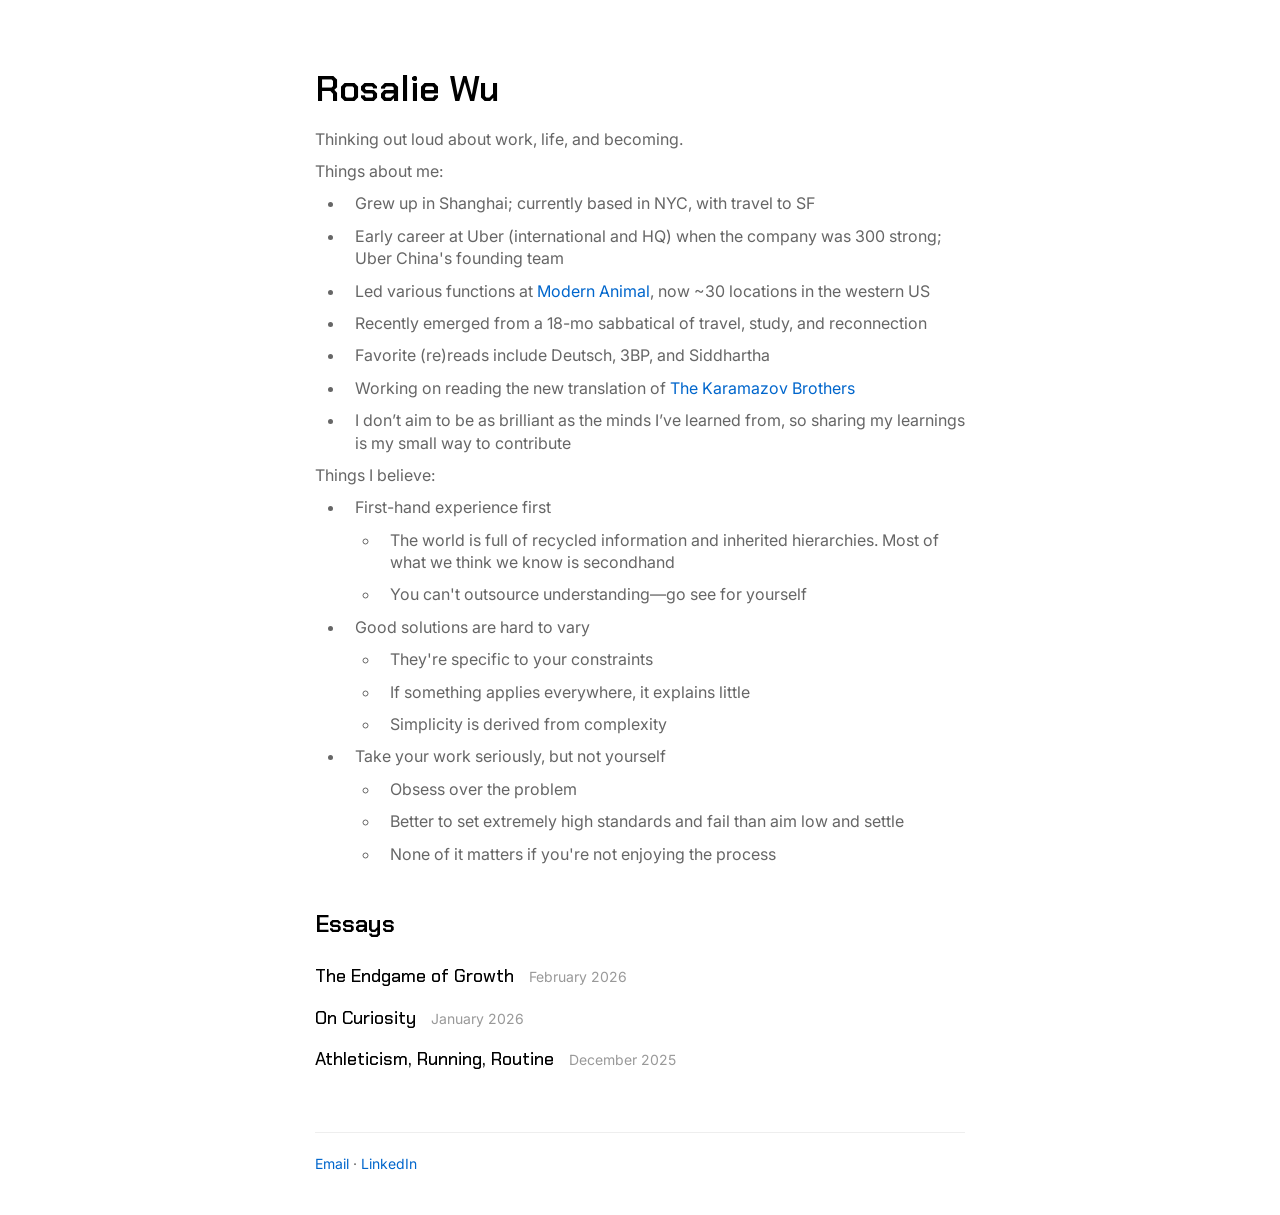
<file: index.html>
<!DOCTYPE html>
<html lang="en">
<head>
  <meta charset="UTF-8">
  <meta name="viewport" content="width=device-width, initial-scale=1.0">
  <meta name="description" content="Essays by Rosalie Wu on growth, learning, and building">
  <meta name="author" content="Rosalie Wu">
  <title>Rosalie Wu</title>
  
  <!-- Google Fonts -->
  <link rel="preconnect" href="https://fonts.googleapis.com">
  <link rel="preconnect" href="https://fonts.gstatic.com" crossorigin>
  <link href="https://fonts.googleapis.com/css2?family=Chakra+Petch:wght@400;500;600;700&family=Inter:wght@400;500;600&display=swap" rel="stylesheet">
  
  <link rel="stylesheet" href="style.css">
</head>
<body>
  <div class="container">
    <h1>Rosalie Wu</h1>
    <p class="bio">Thinking out loud about work, life, and becoming. </p>
    <p class="bio">Things about me:</p>
    <ul class="bio">
      <li>Grew up in Shanghai; currently based in NYC, with travel to SF</li>
      <li>Early career at Uber (international and HQ) when the company was 300 strong; Uber China's founding team</li>
      <li>Led various functions at <a href="https://www.modernanimal.com" target="_blank">Modern Animal</a>, now ~30 locations in the western US</li>
      <li>Recently emerged from a 18-mo sabbatical of travel, study, and reconnection</li>
      <li>Favorite (re)reads include Deutsch, 3BP, and Siddhartha</li>
      <li>Working on reading the new translation of <a href="https://a.co/d/9VdGdmg" target="_blank">The Karamazov Brothers</a></li>
      <li>I don’t aim to be as brilliant as the minds I’ve learned from, so sharing my learnings is my small way to contribute</li>
    </ul>
    <p class="bio">Things I believe:</p>
    </ul>
    <ul class="bio">
      <li>First-hand experience first
        <ul>
          <li>The world is full of recycled information and inherited hierarchies. Most of what we think we know is secondhand</li>
          <li>You can't outsource understanding—go see for yourself</li>
        </ul>
      </li>
      <li>Good solutions are hard to vary
        <ul>
          <li>They're specific to your constraints</li>
          <li>If something applies everywhere, it explains little</li>
          <li>Simplicity is derived from complexity</li>
        </ul>
      </li>
      <li>Take your work seriously, but not yourself
        <ul>
          <li>Obsess over the problem</li>
          <li>Better to set extremely high standards and fail than aim low and settle</li>
          <li>None of it matters if you're not enjoying the process</li>
        </ul>
      </li>
    </ul>

    <h2>Essays</h2>
    <ul class="essays">
      <li>
        <a href="essays/the-endgame-of-growth.html">The Endgame of Growth</a>
        <span class="date">February 2026</span>
      </li>
      <li>
        <a href="essays/on-curiosity.html">On Curiosity</a>
        <span class="date">January 2026</span>
      </li>
      <li>
        <a href="essays/athleticism-running-routine.html">Athleticism, Running, Routine</a>
        <span class="date">December 2025</span>
      </li>
    </ul>

    <footer>
      <p><a href="mailto:hi@rosaliewu.com">Email</a> · <a href="https://www.linkedin.com/in/rosaliewu/" target="_blank">LinkedIn</a></p>
    </footer>
  </div>
</body>
</html>
</file>
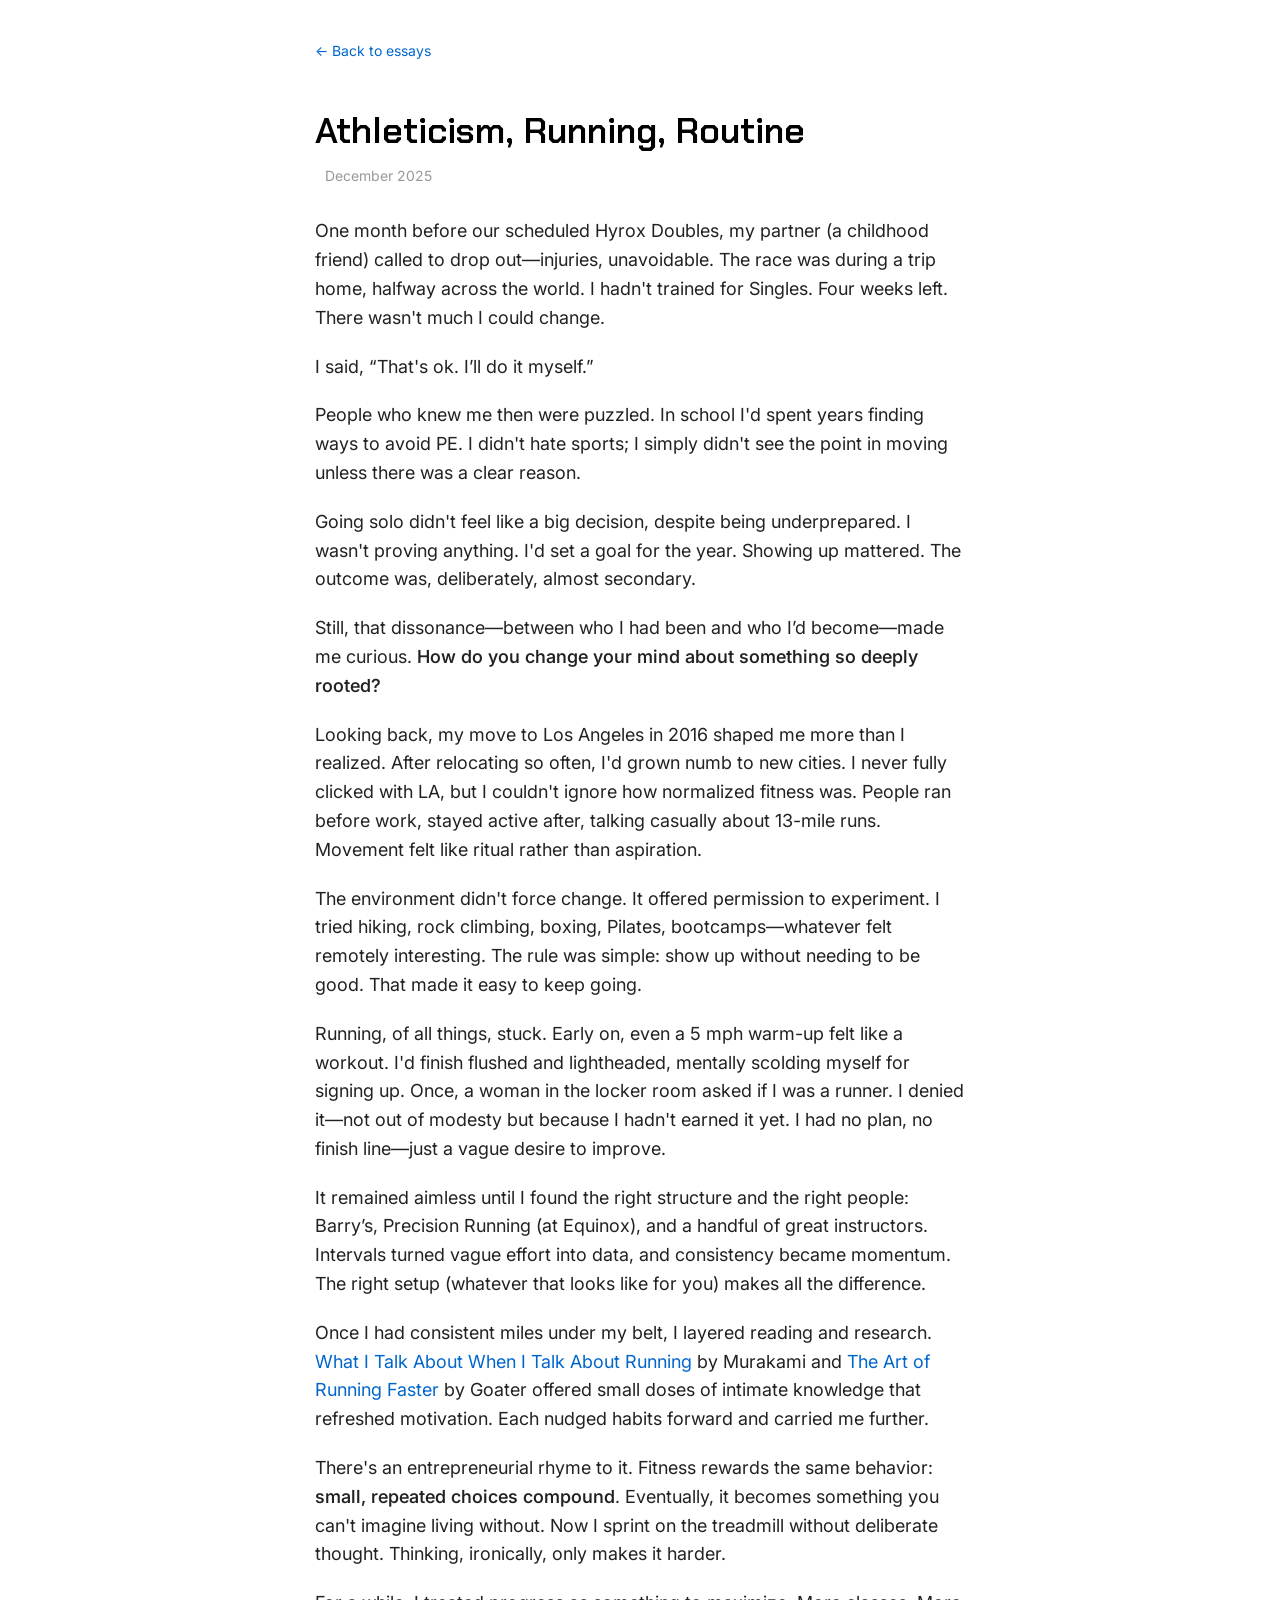
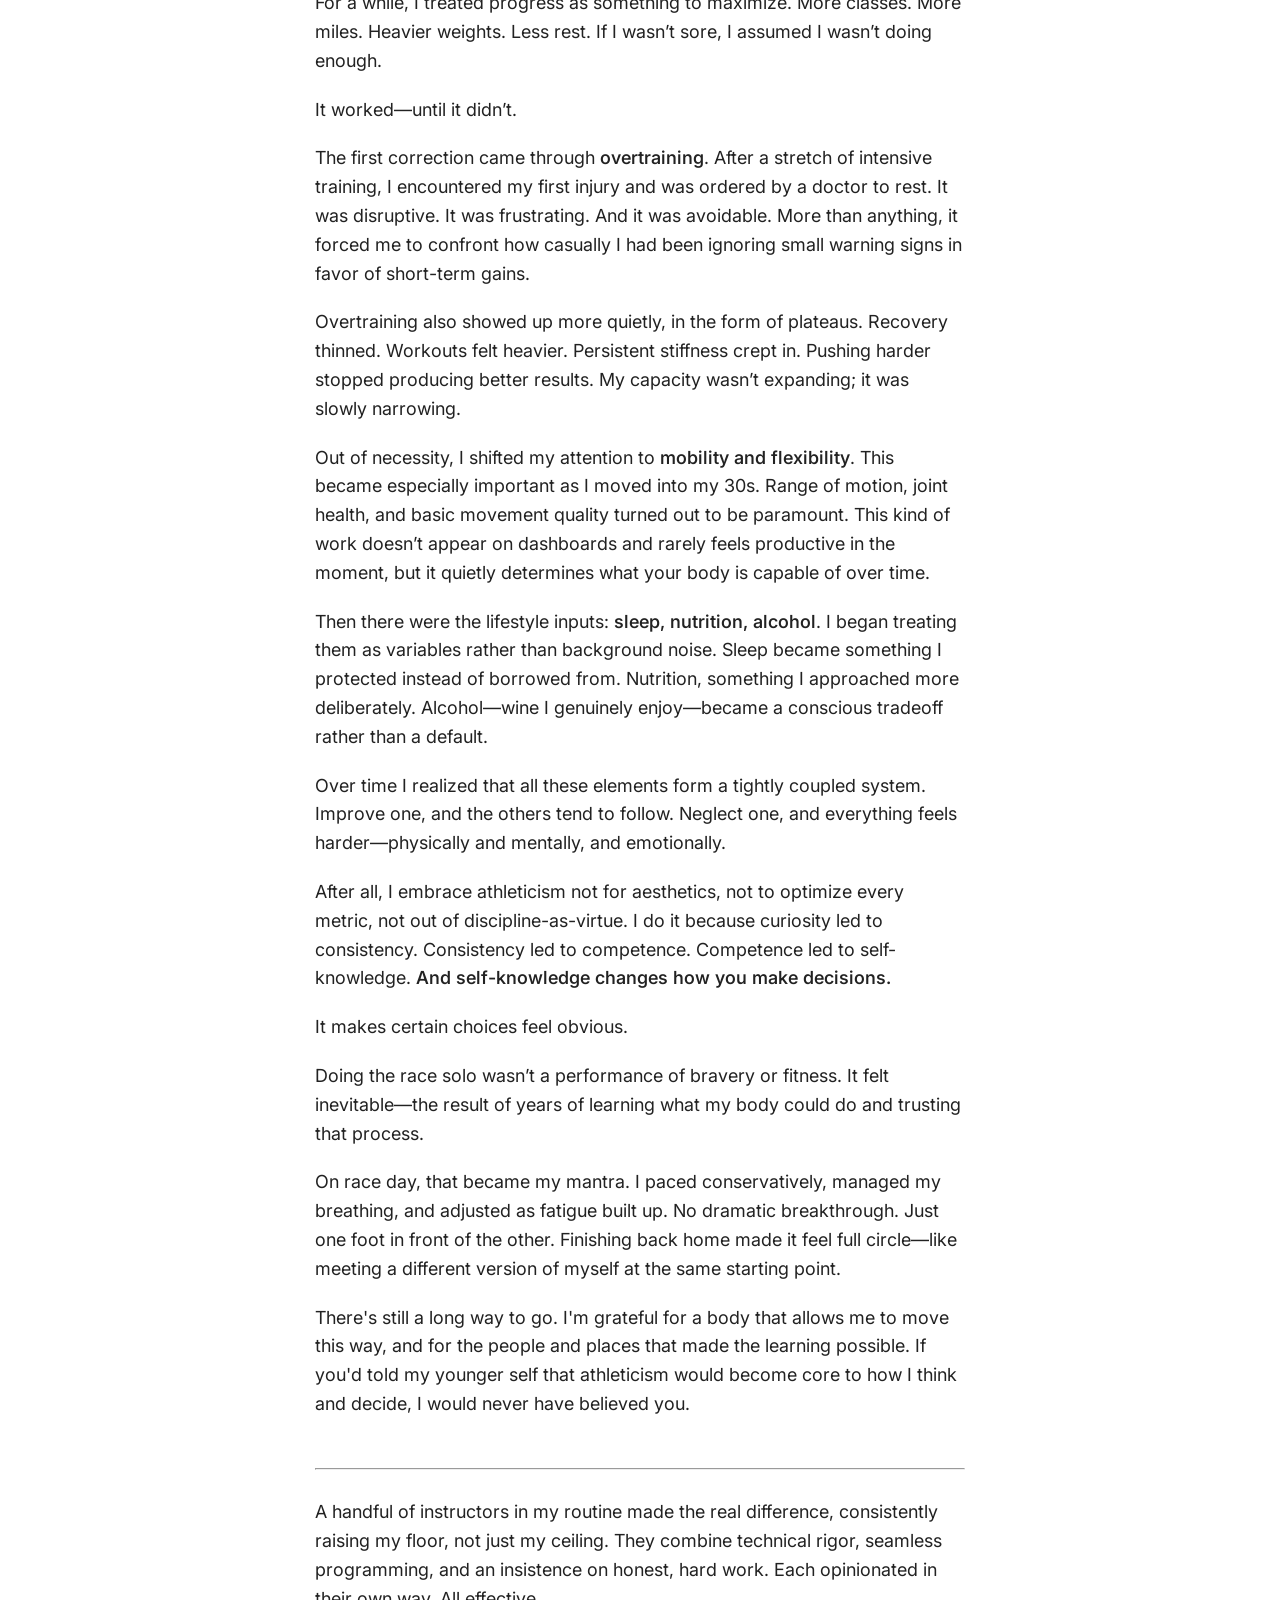
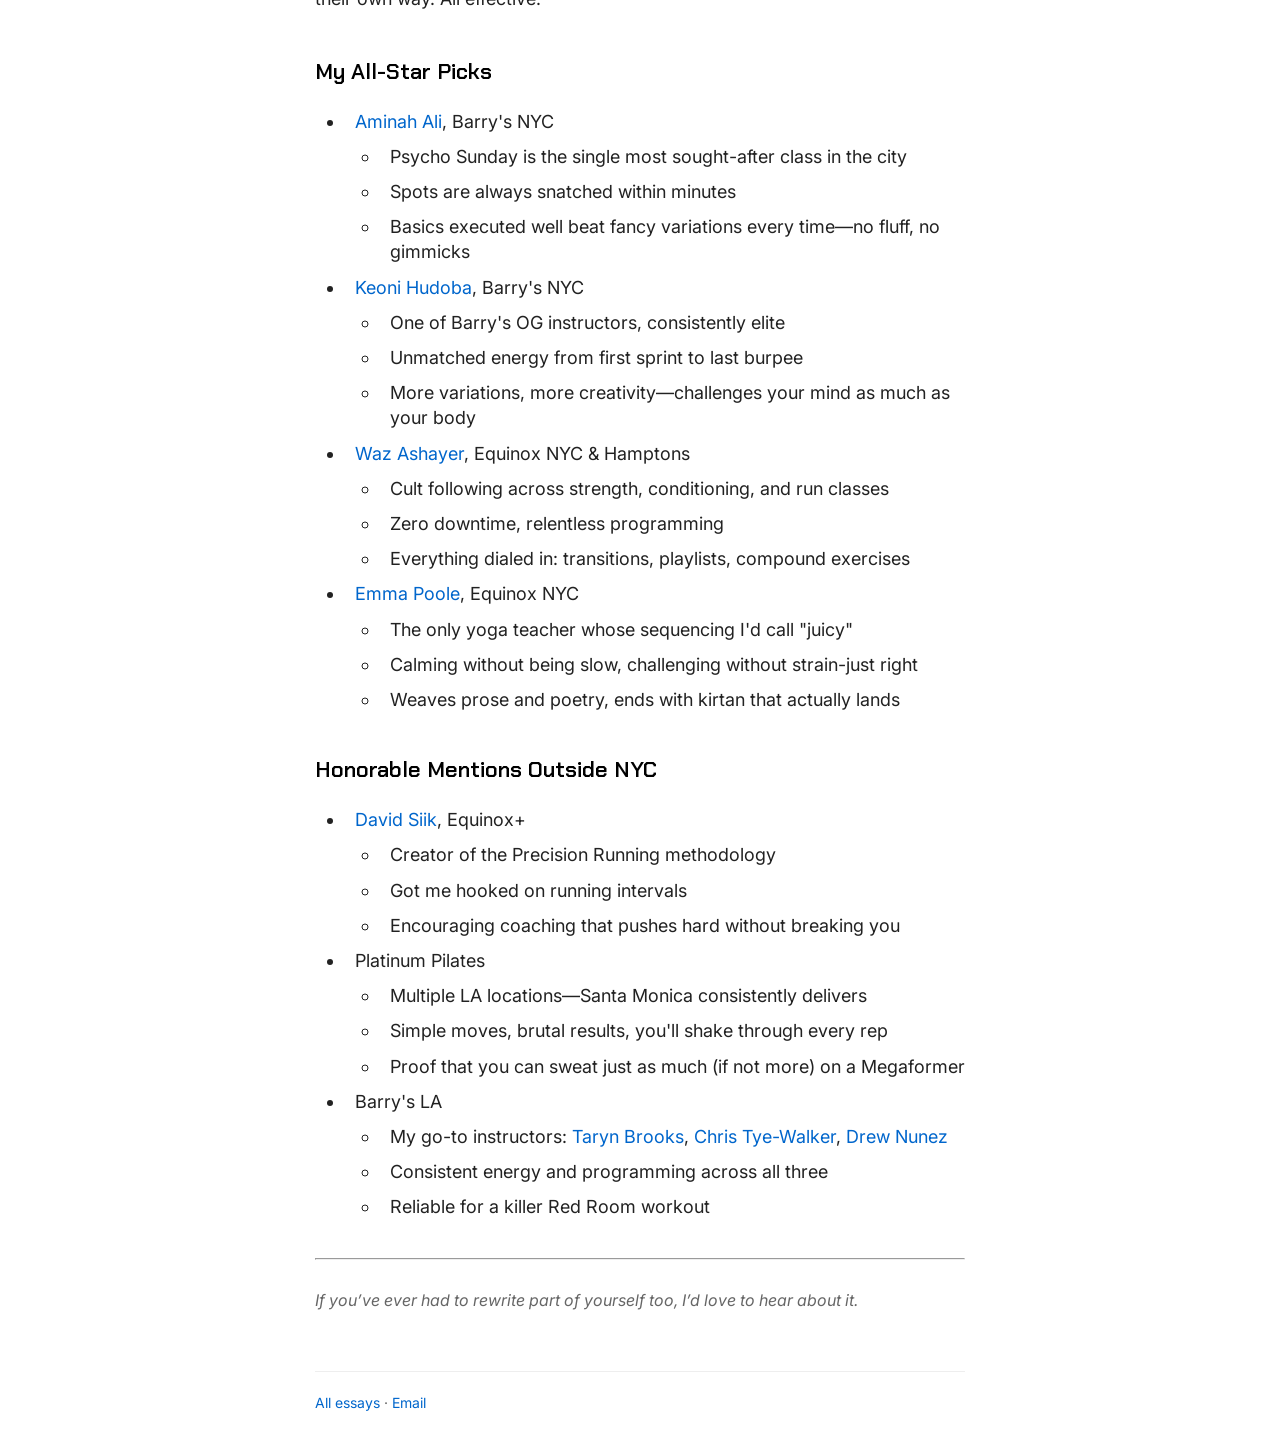
<file: essays/athleticism-running-routine.html>
<!DOCTYPE html>
<html lang="en">
<head>
  <meta charset="UTF-8">
  <meta name="viewport" content="width=device-width, initial-scale=1.0">
  <title>Athleticism, Running, Routine by Rosalie Wu</title>
  
  <!-- Google Fonts -->
  <link rel="preconnect" href="https://fonts.googleapis.com">
  <link rel="preconnect" href="https://fonts.gstatic.com" crossorigin>
  <link href="https://fonts.googleapis.com/css2?family=Chakra+Petch:wght@400;500;600;700&family=Inter:wght@400;500;600&display=swap" rel="stylesheet">
  
  <link rel="stylesheet" href="../style.css">
</head>
<body>
  <div class="container">
    <nav class="breadcrumb">
      <a href="../index.html">← Back to essays</a>
    </nav>
    
    <article>
      <h1>Athleticism, Running, Routine</h1>
      <p class="date">December 2025</p>
      
      <p>One month before our scheduled Hyrox Doubles, my partner (a childhood friend) called to drop out—injuries, unavoidable. The race was during a trip home, halfway across the world. I hadn't trained for Singles. Four weeks left. There wasn't much I could change.</p>
      
      <p>I said, “That's ok. I’ll do it myself.”</p>

      <p>People who knew me then were puzzled. In school I'd spent years finding ways to avoid PE. I didn't hate sports; I simply didn't see the point in moving unless there was a clear reason.</p>

      <p>Going solo didn't feel like a big decision, despite being underprepared. I wasn't proving anything. I'd set a goal for the year. Showing up mattered. The outcome was, deliberately, almost secondary.</p>

      <p>Still, that dissonance—between who I had been and who I’d become—made me curious. <strong>How do you change your mind about something so deeply rooted?</strong></p>

      <p>Looking back, my move to Los Angeles in 2016 shaped me more than I realized. After relocating so often, I'd grown numb to new cities. I never fully clicked with LA, but I couldn't ignore how normalized fitness was. People ran before work, stayed active after, talking casually about 13-mile runs. Movement felt like ritual rather than aspiration.</p>

      <p>The environment didn't force change. It offered permission to experiment. I tried hiking, rock climbing, boxing, Pilates, bootcamps—whatever felt remotely interesting. The rule was simple: show up without needing to be good. That made it easy to keep going.</p>

      <p>Running, of all things, stuck. Early on, even a 5 mph warm-up felt like a workout. I'd finish flushed and lightheaded, mentally scolding myself for signing up. Once, a woman in the locker room asked if I was a runner. I denied it—not out of modesty but because I hadn't earned it yet. I had no plan, no finish line—just a vague desire to improve.</p>

      <p>It remained aimless until I found the right structure and the right people: Barry’s, Precision Running (at Equinox), and a handful of great instructors. Intervals turned vague effort into data, and consistency became momentum. The right setup (whatever that looks like for you) makes all the difference.</p>

      <p>Once I had consistent miles under my belt, I layered reading and research. <a href="https://a.co/d/7g28IvM" target="_blank">What I Talk About When I Talk About Running</a> by Murakami and <a href="https://a.co/d/dI8jMXp" target="_blank">The Art of Running Faster</a> by Goater offered small doses of intimate knowledge that refreshed motivation. Each nudged habits forward and carried me further.</p>

      <p>There's an entrepreneurial rhyme to it. Fitness rewards the same behavior: <strong>small, repeated choices compound</strong>. Eventually, it becomes something you can't imagine living without. Now I sprint on the treadmill without deliberate thought. Thinking, ironically, only makes it harder.</p>

      <p>For a while, I treated progress as something to maximize. More classes. More miles. Heavier weights. Less rest. If I wasn’t sore, I assumed I wasn’t doing enough.</p>

      <p>It worked—until it didn’t.</p>

      <p>The first correction came through <strong>overtraining</strong>. After a stretch of intensive training, I encountered my first injury and was ordered by a doctor to rest. It was disruptive. It was frustrating. And it was avoidable. More than anything, it forced me to confront how casually I had been ignoring small warning signs in favor of short-term gains.</p>

      <p>Overtraining also showed up more quietly, in the form of plateaus. Recovery thinned. Workouts felt heavier. Persistent stiffness crept in. Pushing harder stopped producing better results. My capacity wasn’t expanding; it was slowly narrowing.</p>

      <p>Out of necessity, I shifted my attention to <strong>mobility and flexibility</strong>. This became especially important as I moved into my 30s. Range of motion, joint health, and basic movement quality turned out to be paramount. This kind of work doesn’t appear on dashboards and rarely feels productive in the moment, but it quietly determines what your body is capable of over time.</p>
      
      <p>Then there were the lifestyle inputs: <strong>sleep, nutrition, alcohol</strong>. I began treating them as variables rather than background noise. Sleep became something I protected instead of borrowed from. Nutrition, something I approached more deliberately. Alcohol—wine I genuinely enjoy—became a conscious tradeoff rather than a default.</p>

      <p>Over time I realized that all these elements form a tightly coupled system. Improve one, and the others tend to follow. Neglect one, and everything feels harder—physically and mentally, and emotionally.</p>
      
      <p>After all, I embrace athleticism not for aesthetics, not to optimize every metric, not out of discipline-as-virtue. I do it because curiosity led to consistency. Consistency led to competence. Competence led to self-knowledge. <strong>And self-knowledge changes how you make decisions.</strong></p>

      <p>It makes certain choices feel obvious.</p>

      <p>Doing the race solo wasn’t a performance of bravery or fitness. It felt inevitable—the result of years of learning what my body could do and trusting that process.</p>

      <p>On race day, that became my mantra. I paced conservatively, managed my breathing, and adjusted as fatigue built up. No dramatic breakthrough. Just one foot in front of the other. Finishing back home made it feel full circle—like meeting a different version of myself at the same starting point.</p>

      <p>There's still a long way to go. I'm grateful for a body that allows me to move this way, and for the people and places that made the learning possible. If you'd told my younger self that athleticism would become core to how I think and decide, I would never have believed you.</p>

      <br><hr><br>

      <p>A handful of instructors in my routine made the real difference, consistently raising my floor, not just my ceiling. They combine technical rigor, seamless programming, and an insistence on honest, hard work. Each opinionated in their own way. All effective.</p>
            
      <h2>My All-Star Picks</h2>

      <ul>
        <li><a href="https://www.instagram.com/aminahm.ali/" target="_blank">Aminah Ali</a>, Barry's NYC
          <ul>
          <li>Psycho Sunday is the single most sought-after class in the city</li>
          <li>Spots are always snatched within minutes</li>
          <li>Basics executed well beat fancy variations every time—no fluff, no gimmicks</li>
          </ul>
        </li>
        <li><a href="https://www.instagram.com/keonihudoba/" target="_blank">Keoni Hudoba</a>, Barry's NYC
          <ul>
          <li>One of Barry's OG instructors, consistently elite</li>
          <li>Unmatched energy from first sprint to last burpee</li>
          <li>More variations, more creativity—challenges your mind as much as your body</li>
          </ul>
        </li>
        <li><a href="https://www.instagram.com/wazashayer/" target="_blank">Waz Ashayer</a>, Equinox NYC & Hamptons
          <ul>
          <li>Cult following across strength, conditioning, and run classes</li>
          <li>Zero downtime, relentless programming</li>
          <li>Everything dialed in: transitions, playlists, compound exercises</li>
          </ul>
        </li>        
        <li><a href="https://www.instagram.com/emmagpoole/" target="_blank">Emma Poole</a>, Equinox NYC
          <ul>
          <li>The only yoga teacher whose sequencing I'd call "juicy"</li>
          <li>Calming without being slow, challenging without strain-just right</li>
          <li>Weaves prose and poetry, ends with kirtan that actually lands</li>
          </ul>
        </li>
      </ul>
      
      <h2>Honorable Mentions Outside NYC</h2>

      <ul>
        <li><a href="https://www.instagram.com/davidsiik/" target="_blank">David Siik</a>, Equinox+
          <ul>
          <li>Creator of the Precision Running methodology</li>
          <li>Got me hooked on running intervals</li>
          <li>Encouraging coaching that pushes hard without breaking you</li>
          </ul>
        </li>
        <li>Platinum Pilates
          <ul>
          <li>Multiple LA locations—Santa Monica consistently delivers</li>
          <li>Simple moves, brutal results, you'll shake through every rep</li>
          <li>Proof that you can sweat just as much (if not more) on a Megaformer</li>
          </ul>
        </li>
        <li>Barry's LA
          <ul>
          <li>My go-to instructors: <a href="https://www.instagram.com/tarynmbrooks/" target="_blank">Taryn Brooks</a>, <a href="https://www.instagram.com/davidsiik/" target="_blank"><a href="https://www.instagram.com/ctwfit/">Chris Tye-Walker</a>, <a href="https://www.instagram.com/davidsiik/" target="_blank"><a href="https://www.instagram.com/drewnunezpt/">Drew Nunez</a></li>
          <li>Consistent energy and programming across all three</li>
          <li>Reliable for a killer Red Room workout</li>
          </ul>
        </li>
      </ul>

      <br><hr><br>

      <p class="bio"><i>If you’ve ever had to rewrite part of yourself too, I’d love to hear about it.</i></p>

    </article>
    
    <footer>
      <p><a href="../index.html">All essays</a> · <a href="mailto:hi@rosaliewu.com">Email</a></p>
    </footer>
  </div>
</body>
</html>
</file>
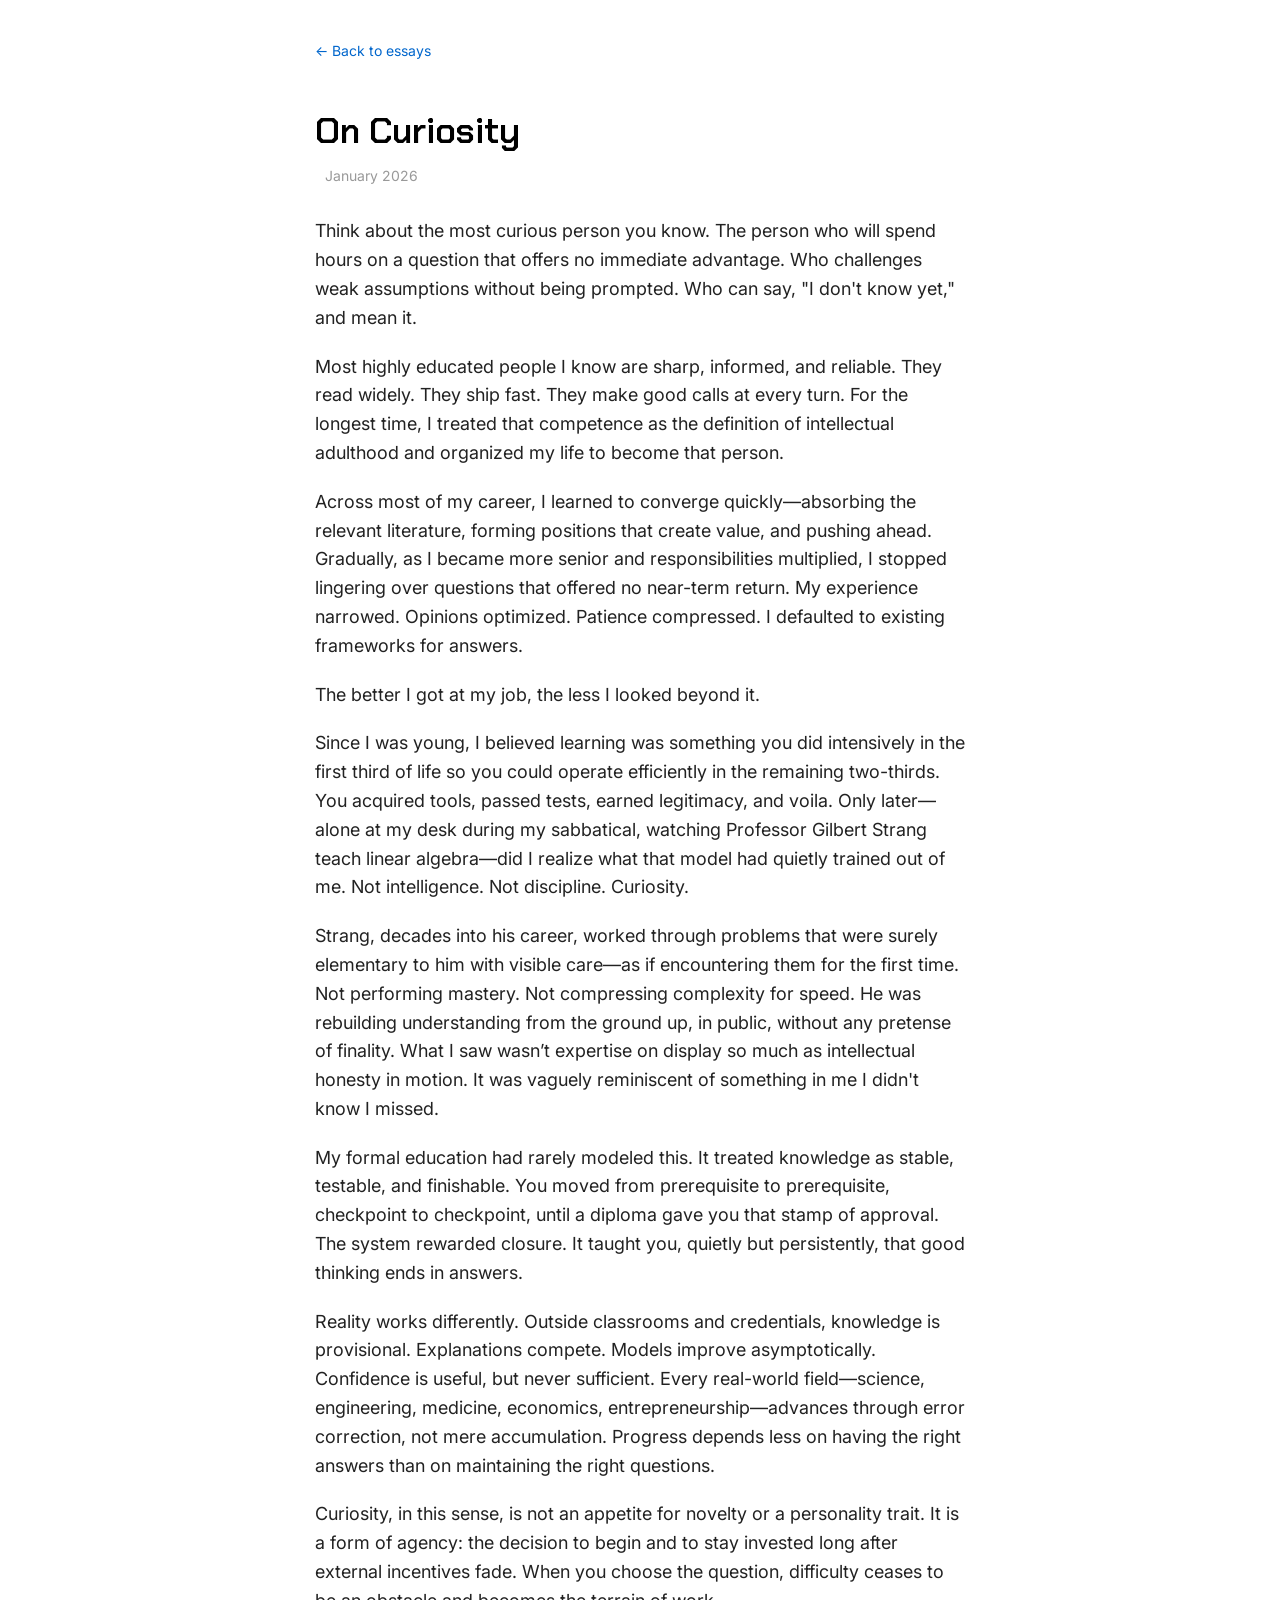
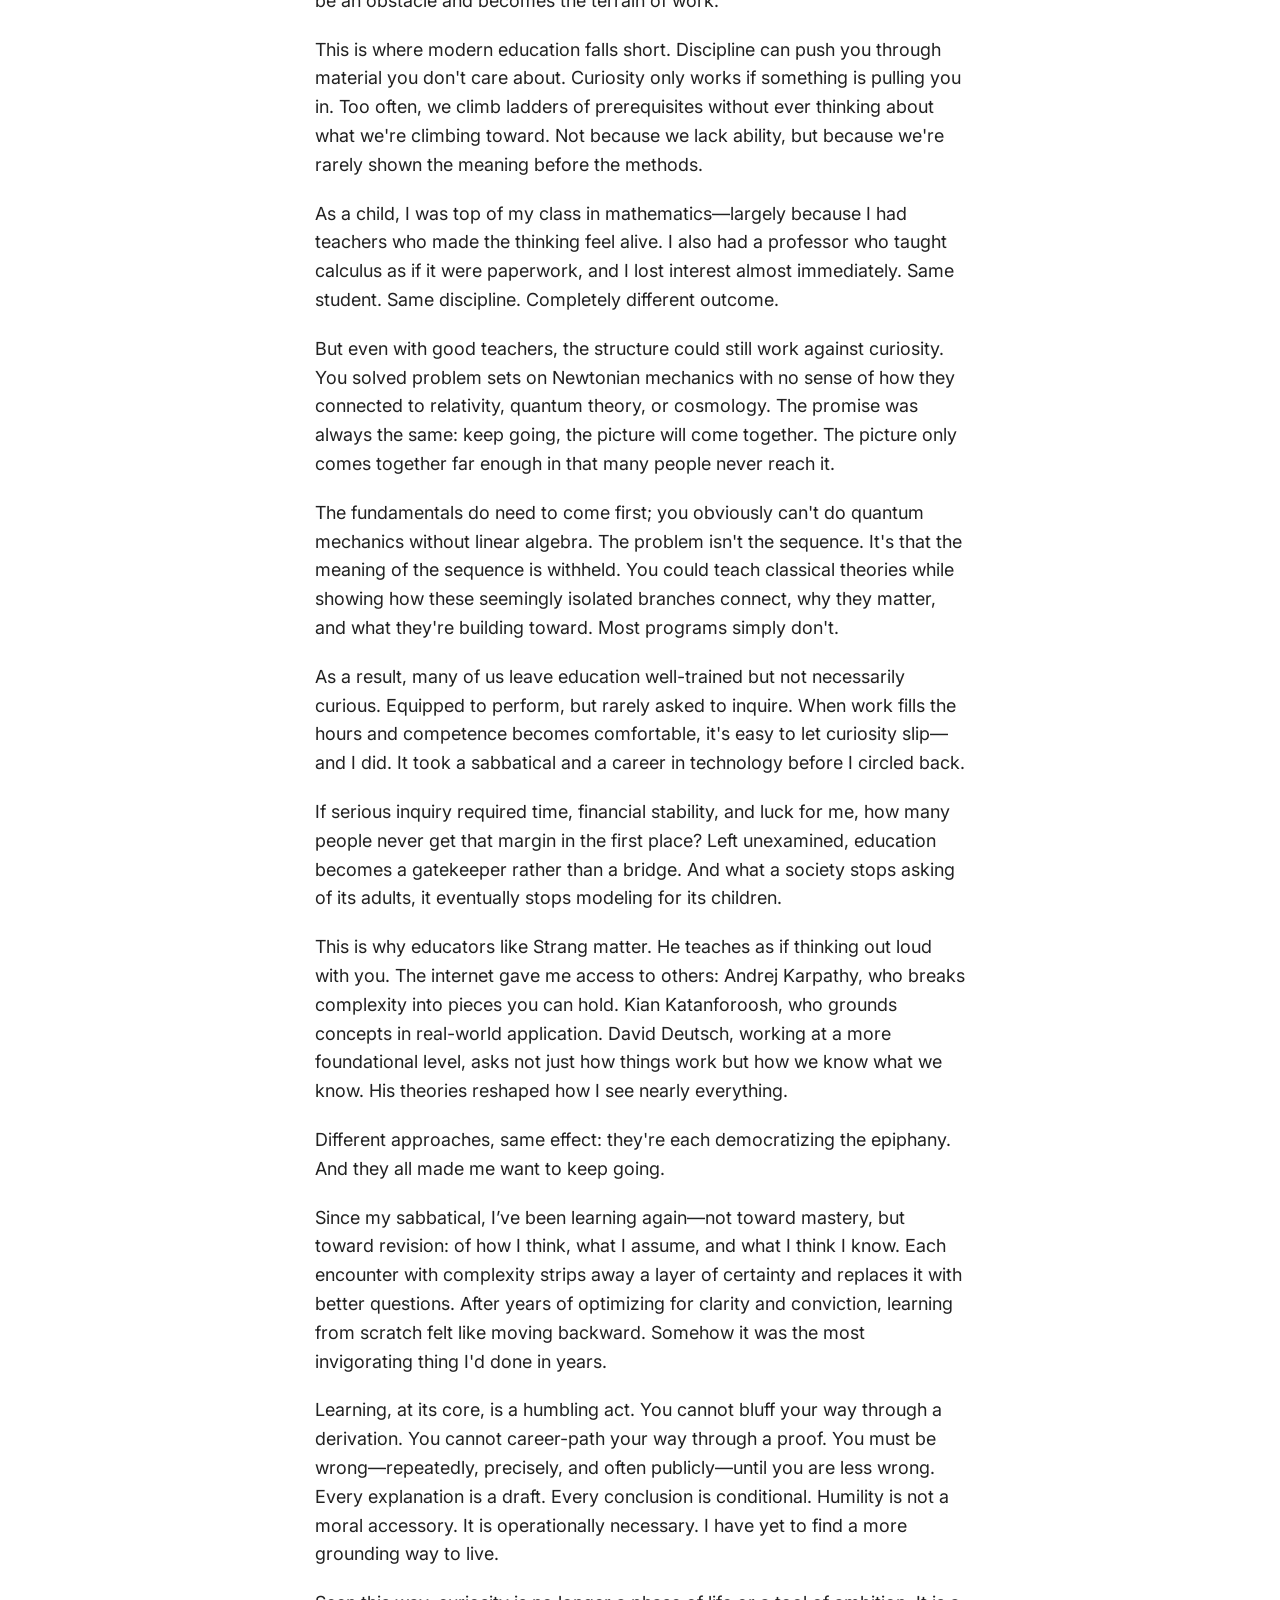
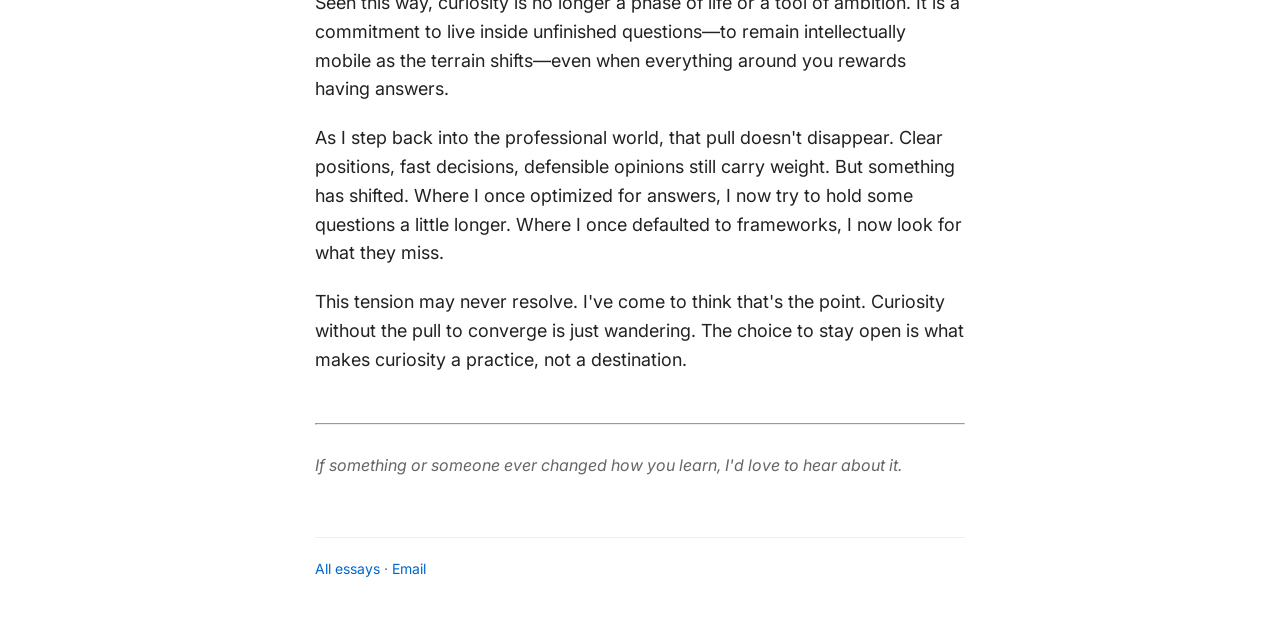
<file: essays/on-curiosity.html>
<!DOCTYPE html>
<html lang="en">
<head>
  <meta charset="UTF-8">
  <meta name="viewport" content="width=device-width, initial-scale=1.0">
  <title>On Curiosity by Rosalie Wu</title>
  
  <!-- Google Fonts -->
  <link rel="preconnect" href="https://fonts.googleapis.com">
  <link rel="preconnect" href="https://fonts.gstatic.com" crossorigin>
  <link href="https://fonts.googleapis.com/css2?family=Chakra+Petch:wght@400;500;600;700&family=Inter:wght@400;500;600&display=swap" rel="stylesheet">
  
  <link rel="stylesheet" href="../style.css">
</head>
<body>
  <div class="container">
    <nav class="breadcrumb">
      <a href="../index.html">← Back to essays</a>
    </nav>
    
    <article>
      <h1>On Curiosity</h1>
      <p class="date">January 2026</p>
      
      <p>Think about the most curious person you know. The person who will spend hours on a question that offers no immediate advantage. Who challenges weak assumptions without being prompted. Who can say, "I don't know yet," and mean it.</p>
      
      <p>Most highly educated people I know are sharp, informed, and reliable. They read widely. They ship fast. They make good calls at every turn. For the longest time, I treated that competence as the definition of intellectual adulthood and organized my life to become that person.</p>
      
      <p>Across most of my career, I learned to converge quickly—absorbing the relevant literature, forming positions that create value, and pushing ahead. Gradually, as I became more senior and responsibilities multiplied, I stopped lingering over questions that offered no near-term return. My experience narrowed. Opinions optimized. Patience compressed. I defaulted to existing frameworks for answers.</p>

      <p>The better I got at my job, the less I looked beyond it.</p>
      
      <p>Since I was young, I believed learning was something you did intensively in the first third of life so you could operate efficiently in the remaining two-thirds. You acquired tools, passed tests, earned legitimacy, and voila. Only later—alone at my desk during my sabbatical, watching Professor Gilbert Strang teach linear algebra—did I realize what that model had quietly trained out of me. Not intelligence. Not discipline. Curiosity.</p>

      <p>Strang, decades into his career, worked through problems that were surely elementary to him with visible care—as if encountering them for the first time. Not performing mastery. Not compressing complexity for speed. He was rebuilding understanding from the ground up, in public, without any pretense of finality. What I saw wasn’t expertise on display so much as intellectual honesty in motion. It was vaguely reminiscent of something in me I didn't know I missed.</p>

      <p>My formal education had rarely modeled this. It treated knowledge as stable, testable, and finishable. You moved from prerequisite to prerequisite, checkpoint to checkpoint, until a diploma gave you that stamp of approval. The system rewarded closure. It taught you, quietly but persistently, that good thinking ends in answers.</p>

      <p>Reality works differently. Outside classrooms and credentials, knowledge is provisional. Explanations compete. Models improve asymptotically. Confidence is useful, but never sufficient. Every real-world field—science, engineering, medicine, economics, entrepreneurship—advances through error correction, not mere accumulation. Progress depends less on having the right answers than on maintaining the right questions.</p>

      <p>Curiosity, in this sense, is not an appetite for novelty or a personality trait. It is a form of agency: the decision to begin and to stay invested long after external incentives fade. When you choose the question, difficulty ceases to be an obstacle and becomes the terrain of work.</p>

      <p>This is where modern education falls short. Discipline can push you through material you don't care about. Curiosity only works if something is pulling you in. Too often, we climb ladders of prerequisites without ever thinking about what we're climbing toward. Not because we lack ability, but because we're rarely shown the meaning before the methods.</p>

      <p>As a child, I was top of my class in mathematics—largely because I had teachers who made the thinking feel alive. I also had a professor who taught calculus as if it were paperwork, and I lost interest almost immediately. Same student. Same discipline. Completely different outcome.</p>

      <p>But even with good teachers, the structure could still work against curiosity. You solved problem sets on Newtonian mechanics with no sense of how they connected to relativity, quantum theory, or cosmology. The promise was always the same: keep going, the picture will come together. The picture only comes together far enough in that many people never reach it.</p>

      <p>The fundamentals do need to come first; you obviously can't do quantum mechanics without linear algebra. The problem isn't the sequence. It's that the meaning of the sequence is withheld. You could teach classical theories while showing how these seemingly isolated branches connect, why they matter, and what they're building toward. Most programs simply don't.</p>

      <p>As a result, many of us leave education well-trained but not necessarily curious. Equipped to perform, but rarely asked to inquire. When work fills the hours and competence becomes comfortable, it's easy to let curiosity slip—and I did. It took a sabbatical and a career in technology before I circled back.</p>

      <p>If serious inquiry required time, financial stability, and luck for me, how many people never get that margin in the first place? Left unexamined, education becomes a gatekeeper rather than a bridge. And what a society stops asking of its adults, it eventually stops modeling for its children.</p>

      <p>This is why educators like Strang matter. He teaches as if thinking out loud with you. The internet gave me access to others: Andrej Karpathy, who breaks complexity into pieces you can hold. Kian Katanforoosh, who grounds concepts in real-world application. David Deutsch, working at a more foundational level, asks not just how things work but how we know what we know. His theories reshaped how I see nearly everything.</p>

      <p>Different approaches, same effect: they're each democratizing the epiphany. And they all made me want to keep going.</p>

      <p>Since my sabbatical, I’ve been learning again—not toward mastery, but toward revision: of how I think, what I assume, and what I think I know. Each encounter with complexity strips away a layer of certainty and replaces it with better questions. After years of optimizing for clarity and conviction, learning from scratch felt like moving backward. Somehow it was the most invigorating thing I'd done in years.</p>

      <p>Learning, at its core, is a humbling act. You cannot bluff your way through a derivation. You cannot career-path your way through a proof. You must be wrong—repeatedly, precisely, and often publicly—until you are less wrong. Every explanation is a draft. Every conclusion is conditional. Humility is not a moral accessory. It is operationally necessary. I have yet to find a more grounding way to live.</p>

      <p>Seen this way, curiosity is no longer a phase of life or a tool of ambition. It is a commitment to live inside unfinished questions—to remain intellectually mobile as the terrain shifts—even when everything around you rewards having answers.</p>

      <p>As I step back into the professional world, that pull doesn't disappear. Clear positions, fast decisions, defensible opinions still carry weight. But something has shifted. Where I once optimized for answers, I now try to hold some questions a little longer. Where I once defaulted to frameworks, I now look for what they miss.</p>

      <p>This tension may never resolve. I've come to think that's the point. Curiosity without the pull to converge is just wandering. The choice to stay open is what makes curiosity a practice, not a destination.</p>

      <br><hr><br>

      <p class="bio"><i>If something or someone ever changed how you learn, I'd love to hear about it.</i></p>

    </article>
    
    <footer>
      <p><a href="../index.html">All essays</a> · <a href="mailto:hi@rosaliewu.com">Email</a></p>
    </footer>
  </div>
</body>
</html>
</file>
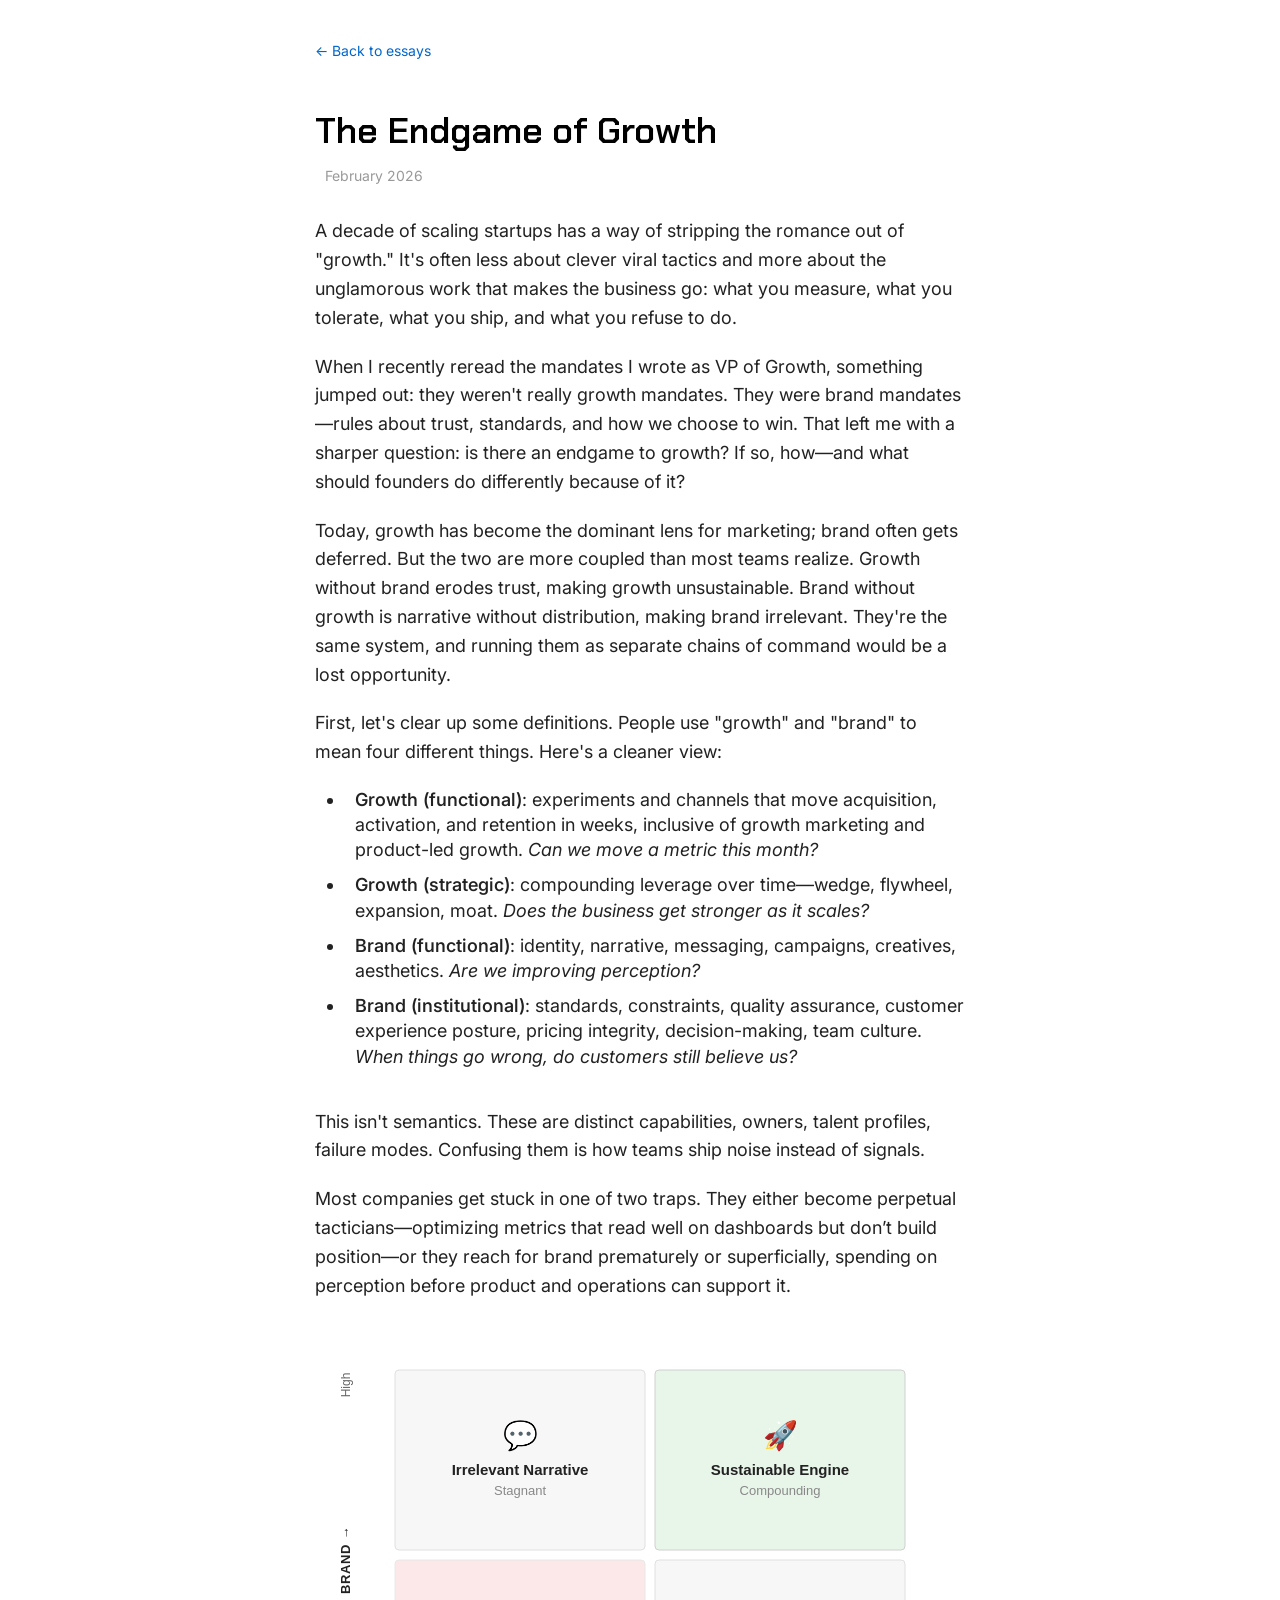
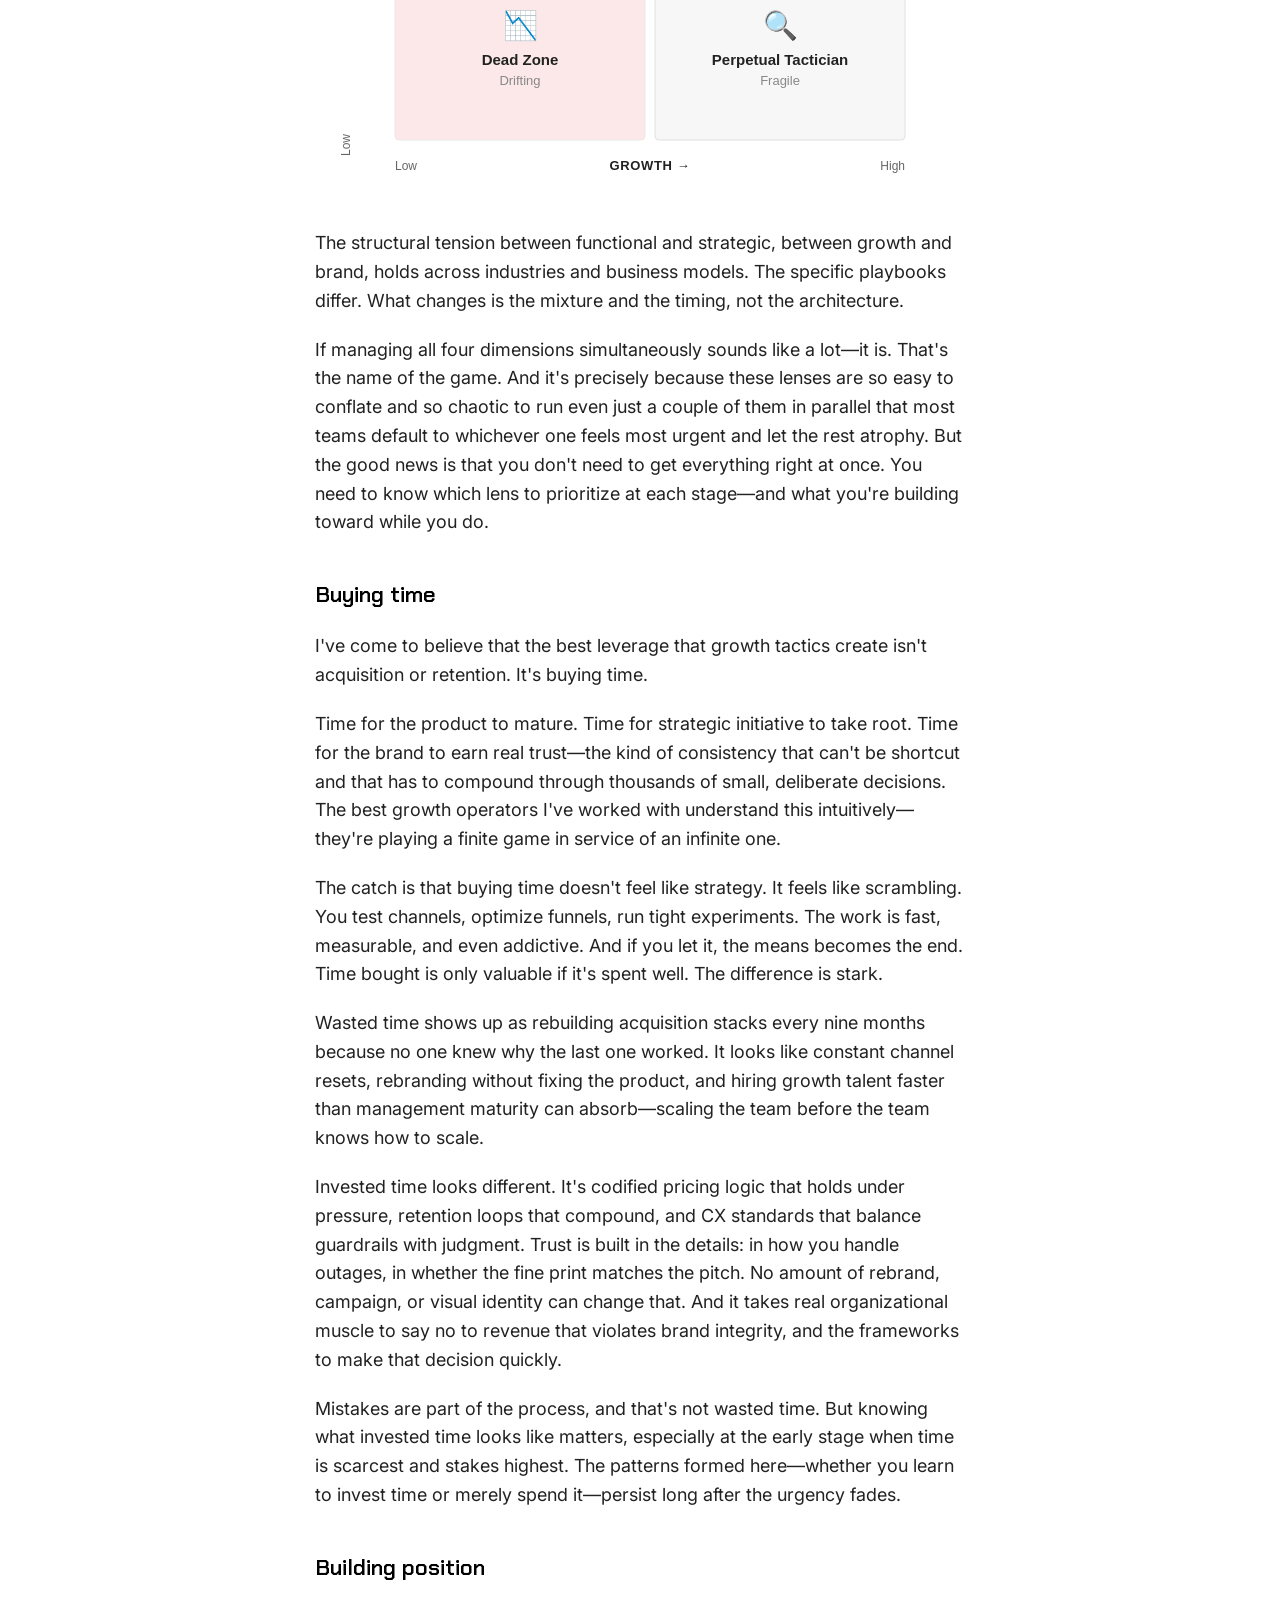
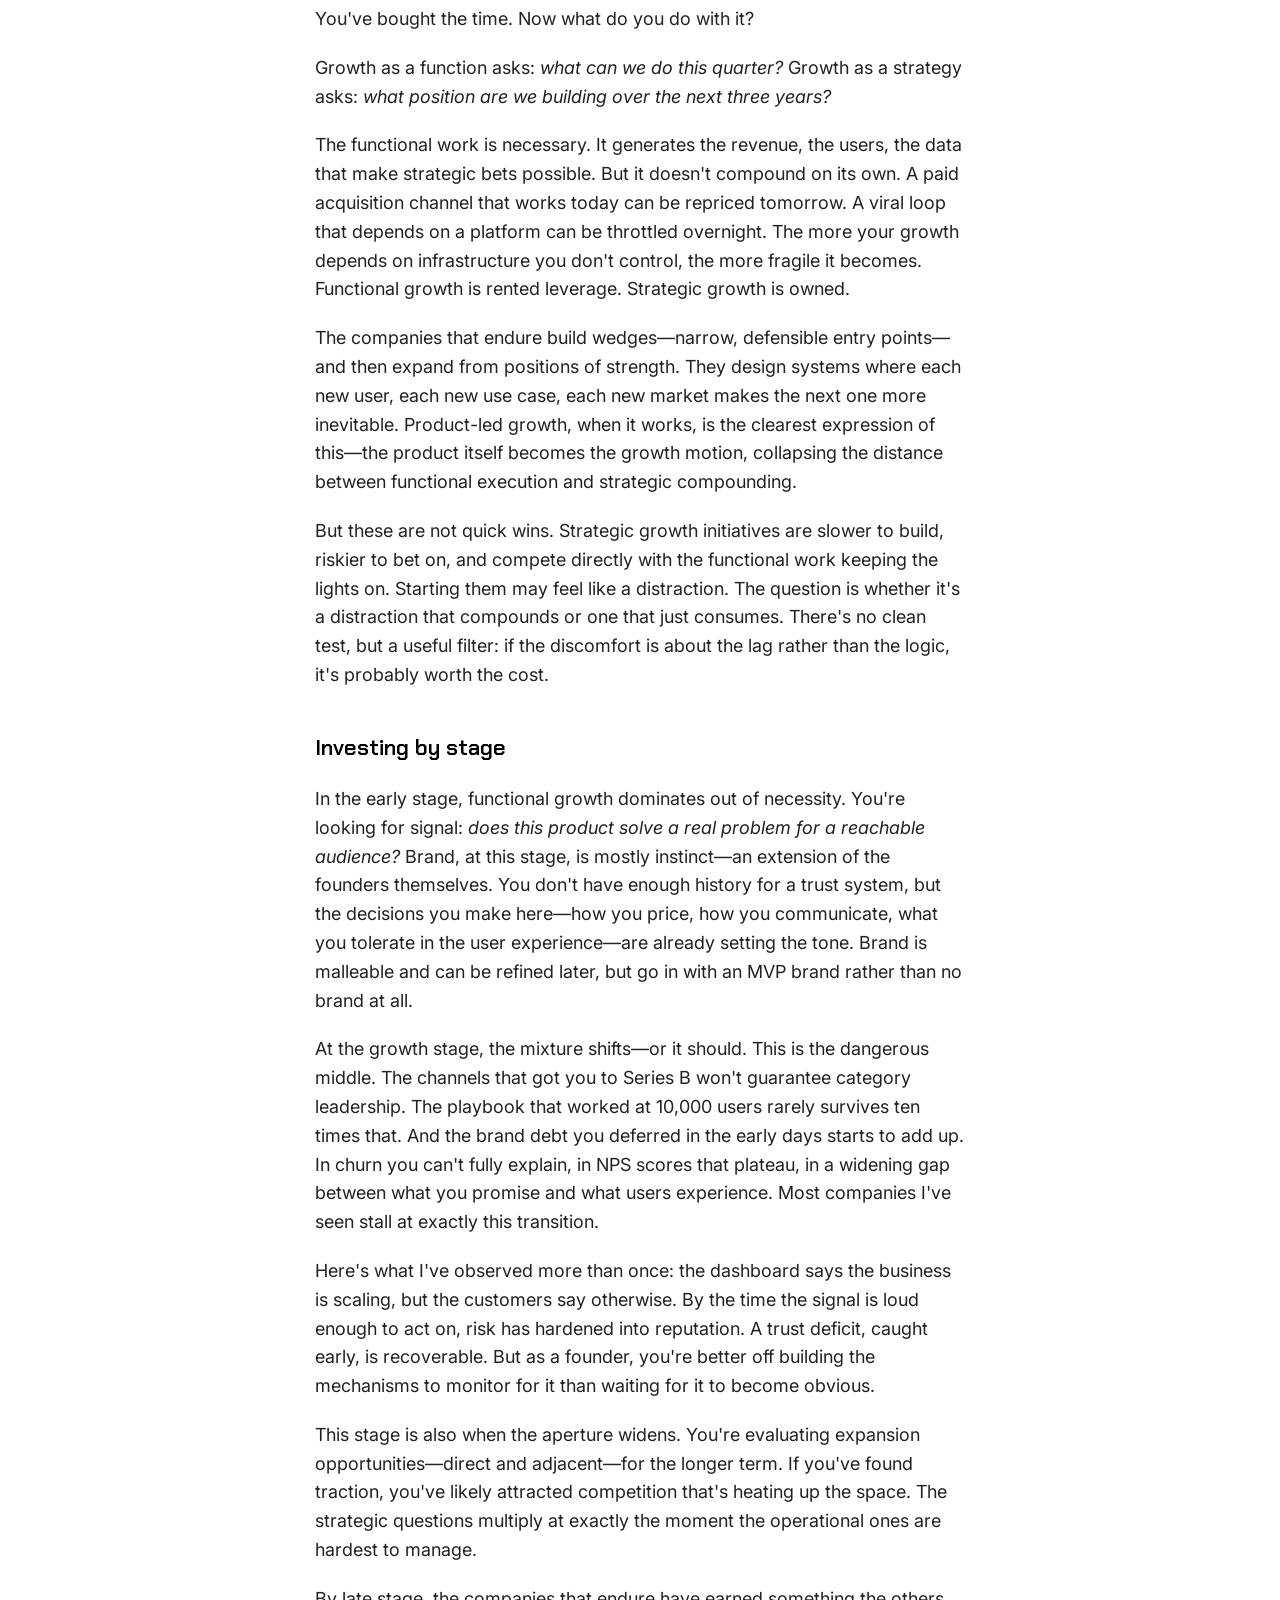
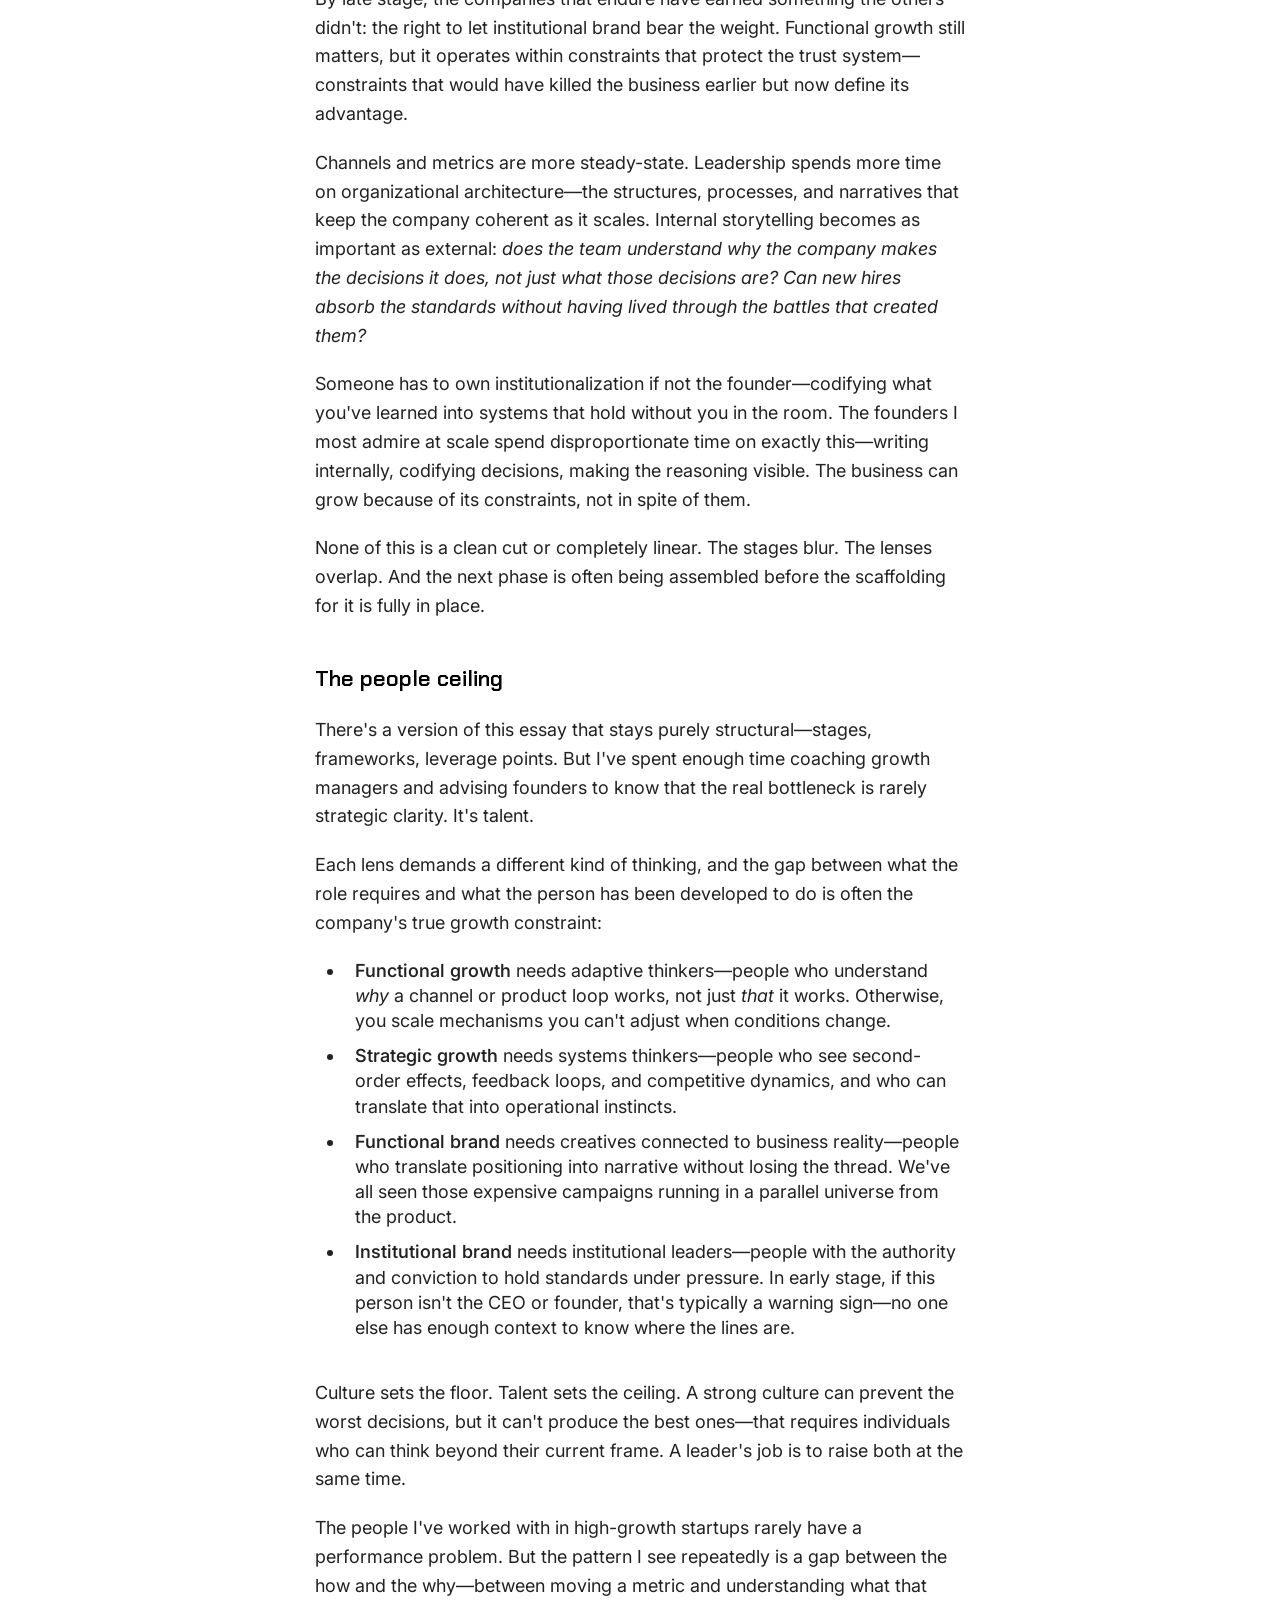
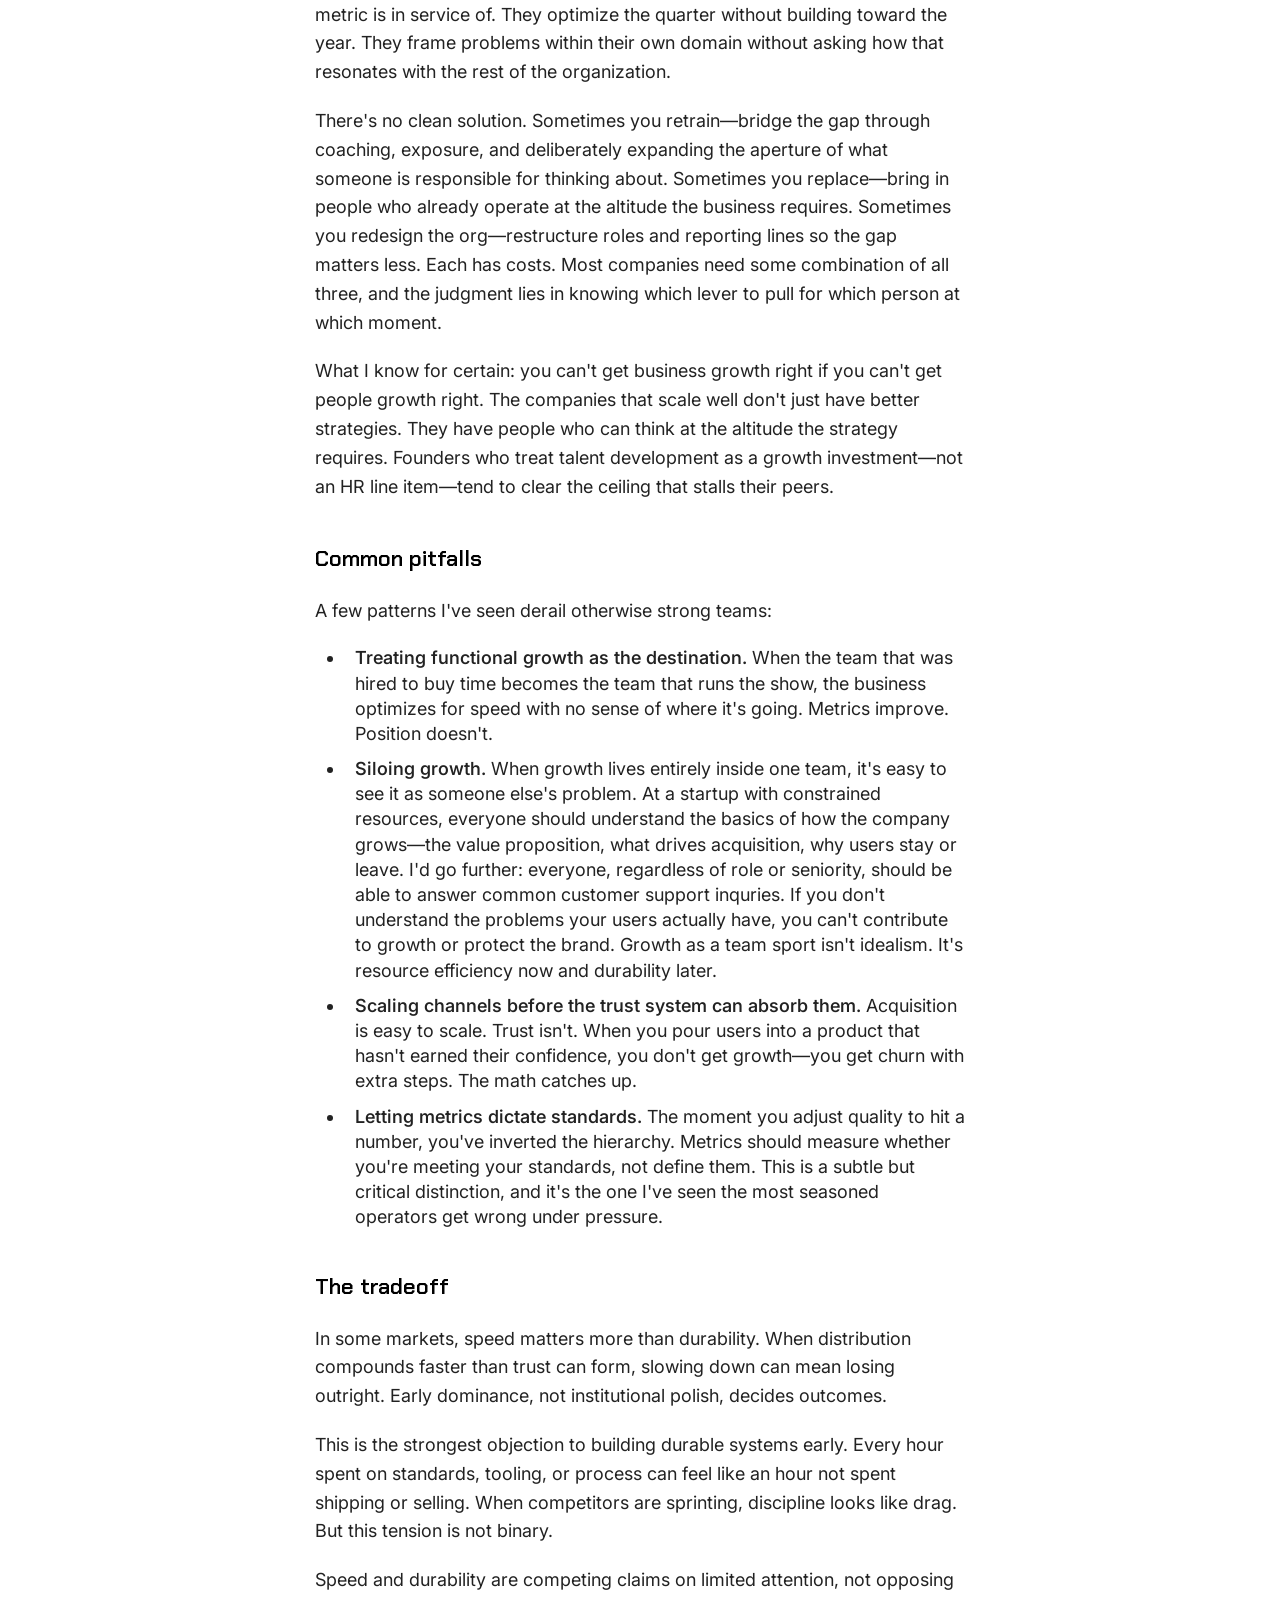
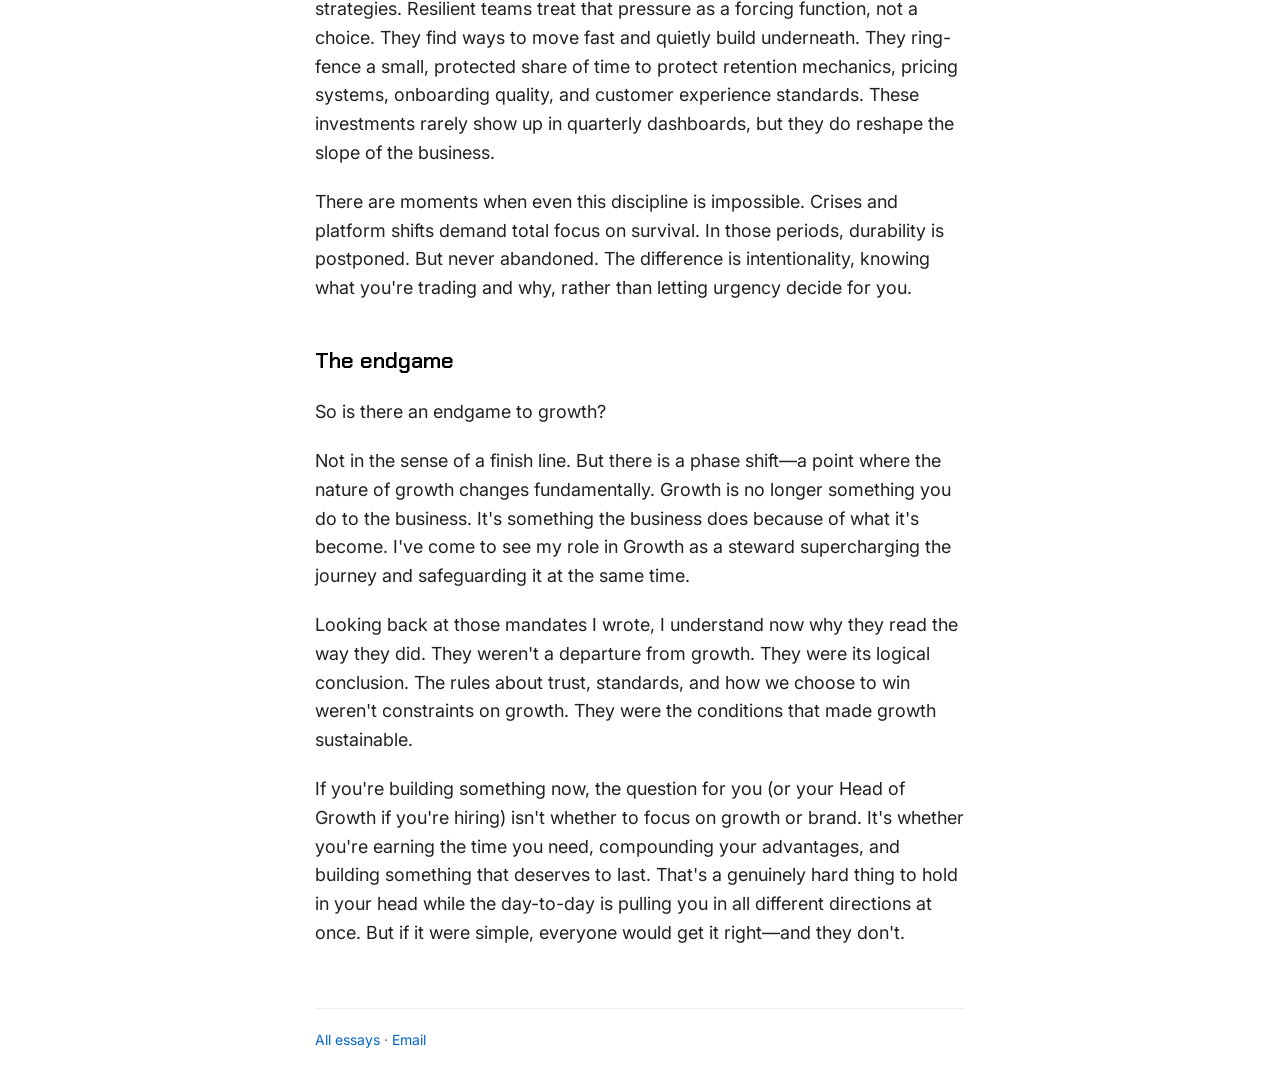
<file: essays/the-endgame-of-growth.html>
<!DOCTYPE html>
<html lang="en">
<head>
  <meta charset="UTF-8">
  <meta name="viewport" content="width=device-width, initial-scale=1.0">
  <title>The Endgame of Growth by Rosalie Wu</title>
  
  <!-- Google Fonts -->
  <link rel="preconnect" href="https://fonts.googleapis.com">
  <link rel="preconnect" href="https://fonts.gstatic.com" crossorigin>
  <link href="https://fonts.googleapis.com/css2?family=Chakra+Petch:wght@400;500;600;700&family=Inter:wght@400;500;600&display=swap" rel="stylesheet">
  
  <link rel="stylesheet" href="../style.css">
</head>
<body>
  <div class="container">
    <nav class="breadcrumb">
      <a href="../index.html">← Back to essays</a>
    </nav>
    
    <article>
      <h1>The Endgame of Growth</h1>
      <p class="date">February 2026</p>
      
      <p>A decade of scaling startups has a way of stripping the romance out of "growth." It's often less about clever viral tactics and more about the unglamorous work that makes the business go: what you measure, what you tolerate, what you ship, and what you refuse to do.</p>
      
      <p>When I recently reread the mandates I wrote as VP of Growth, something jumped out: they weren't really growth mandates. They were brand mandates—rules about trust, standards, and how we choose to win. That left me with a sharper question: is there an endgame to growth? If so, how—and what should founders do differently because of it?</p>

      <p>Today, growth has become the dominant lens for marketing; brand often gets deferred. But the two are more coupled than most teams realize. Growth without brand erodes trust, making growth unsustainable. Brand without growth is narrative without distribution, making brand irrelevant. They're the same system, and running them as separate chains of command would be a lost opportunity.</p>

      <p>First, let's clear up some definitions. People use "growth" and "brand" to mean four different things. Here's a cleaner view:</p>

      <ul>
        <li><strong>Growth (functional)</strong>: experiments and channels that move acquisition, activation, and retention in weeks, inclusive of growth marketing and product-led growth. <i>Can we move a metric this month?</i></li>
        <li><strong>Growth (strategic)</strong>: compounding leverage over time—wedge, flywheel, expansion, moat. <i>Does the business get stronger as it scales?</i></li>
        <li><strong>Brand (functional)</strong>: identity, narrative, messaging, campaigns, creatives, aesthetics. <i>Are we improving perception?</i></li>
        <li><strong>Brand (institutional)</strong>: standards, constraints, quality assurance, customer experience posture, pricing integrity, decision-making, team culture. <i>When things go wrong, do customers still believe us?</i></li>
      </ul>
      <br>

      <p>This isn't semantics. These are distinct capabilities, owners, talent profiles, failure modes. Confusing them is how teams ship noise instead of signals.</p>

      <p>Most companies get stuck in one of two traps. They either become perpetual tacticians—optimizing metrics that read well on dashboards but don’t build position—or they reach for brand prematurely or superficially, spending on perception before product and operations can support it.</p>

      <img src="../images/growth-brand-matrix.svg" alt="Growth-Brand 2x2 matrix showing four quadrants: Sustainable Engine (compounding), Perpetual Tactician (fragile), Irrelevant Narrative (stagnant), and Dead Zone (drifting)" style="width: 100%; max-width: 650px; margin: 10px 0;">

      <p>The structural tension between functional and strategic, between growth and brand, holds across industries and business models. The specific playbooks differ. What changes is the mixture and the timing, not the architecture.</p>

      <p>If managing all four dimensions simultaneously sounds like a lot—it is. That's the name of the game. And it's precisely because these lenses are so easy to conflate and so chaotic to run even just a couple of them in parallel that most teams default to whichever one feels most urgent and let the rest atrophy. But the good news is that you don't need to get everything right at once. You need to know which lens to prioritize at each stage—and what you're building toward while you do.</p>
      
      <h2>Buying time</h2>
      
      <p>I've come to believe that the best leverage that growth tactics create isn't acquisition or retention. It's buying time.</p>
      
      <p>Time for the product to mature. Time for strategic initiative to take root. Time for the brand to earn real trust—the kind of consistency that can't be shortcut and that has to compound through thousands of small, deliberate decisions. The best growth operators I've worked with understand this intuitively—they're playing a finite game in service of an infinite one.</p>

      <p>The catch is that buying time doesn't feel like strategy. It feels like scrambling. You test channels, optimize funnels, run tight experiments. The work is fast, measurable, and even addictive. And if you let it, the means becomes the end. Time bought is only valuable if it's spent well. The difference is stark.</p>

      <p>Wasted time shows up as rebuilding acquisition stacks every nine months because no one knew why the last one worked. It looks like constant channel resets, rebranding without fixing the product, and hiring growth talent faster than management maturity can absorb—scaling the team before the team knows how to scale.</p>

      <p>Invested time looks different. It's codified pricing logic that holds under pressure, retention loops that compound, and CX standards that balance guardrails with judgment. Trust is built in the details: in how you handle outages, in whether the fine print matches the pitch. No amount of rebrand, campaign, or visual identity can change that. And it takes real organizational muscle to say no to revenue that violates brand integrity, and the frameworks to make that decision quickly.</p>

      <p>Mistakes are part of the process, and that's not wasted time. But knowing what invested time looks like matters, especially at the early stage when time is scarcest and stakes highest. The patterns formed here—whether you learn to invest time or merely spend it—persist long after the urgency fades.</p>

      <h2>Building position</h2>

      <p>You've bought the time. Now what do you do with it?</p>

      <p>Growth as a function asks: <i>what can we do this quarter?</i> Growth as a strategy asks: <i>what position are we building over the next three years?</i></p>

      <p>The functional work is necessary. It generates the revenue, the users, the data that make strategic bets possible. But it doesn't compound on its own. A paid acquisition channel that works today can be repriced tomorrow. A viral loop that depends on a platform can be throttled overnight. The more your growth depends on infrastructure you don't control, the more fragile it becomes. Functional growth is rented leverage. Strategic growth is owned.</p>

      <p>The companies that endure build wedges—narrow, defensible entry points—and then expand from positions of strength. They design systems where each new user, each new use case, each new market makes the next one more inevitable. Product-led growth, when it works, is the clearest expression of this—the product itself becomes the growth motion, collapsing the distance between functional execution and strategic compounding.</p>

      <p>But these are not quick wins. Strategic growth initiatives are slower to build, riskier to bet on, and compete directly with the functional work keeping the lights on. Starting them may feel like a distraction. The question is whether it's a distraction that compounds or one that just consumes. There's no clean test, but a useful filter: if the discomfort is about the lag rather than the logic, it's probably worth the cost.</p>

      <h2>Investing by stage</h2>
            
      <p>In the early stage, functional growth dominates out of necessity. You're looking for signal: <i>does this product solve a real problem for a reachable audience?</i> Brand, at this stage, is mostly instinct—an extension of the founders themselves. You don't have enough history for a trust system, but the decisions you make here—how you price, how you communicate, what you tolerate in the user experience—are already setting the tone. Brand is malleable and can be refined later, but go in with an MVP brand rather than no brand at all.</p>
      
      <p>At the growth stage, the mixture shifts—or it should. This is the dangerous middle. The channels that got you to Series B won't guarantee category leadership. The playbook that worked at 10,000 users rarely survives ten times that. And the brand debt you deferred in the early days starts to add up. In churn you can't fully explain, in NPS scores that plateau, in a widening gap between what you promise and what users experience. Most companies I've seen stall at exactly this transition.</p>

      <p>Here's what I've observed more than once: the dashboard says the business is scaling, but the customers say otherwise. By the time the signal is loud enough to act on, risk has hardened into reputation. A trust deficit, caught early, is recoverable. But as a founder, you're better off building the mechanisms to monitor for it than waiting for it to become obvious.</p>

      <p>This stage is also when the aperture widens. You're evaluating expansion opportunities—direct and adjacent—for the longer term. If you've found traction, you've likely attracted competition that's heating up the space. The strategic questions multiply at exactly the moment the operational ones are hardest to manage.</p>

      <p>By late stage, the companies that endure have earned something the others didn't: the right to let institutional brand bear the weight. Functional growth still matters, but it operates within constraints that protect the trust system—constraints that would have killed the business earlier but now define its advantage.</p>

      <p>Channels and metrics are more steady-state. Leadership spends more time on organizational architecture—the structures, processes, and narratives that keep the company coherent as it scales. Internal storytelling becomes as important as external: <i>does the team understand why the company makes the decisions it does, not just what those decisions are? Can new hires absorb the standards without having lived through the battles that created them?</i></p>

      <p>Someone has to own institutionalization if not the founder—codifying what you've learned into systems that hold without you in the room. The founders I most admire at scale spend disproportionate time on exactly this—writing internally, codifying decisions, making the reasoning visible. The business can grow because of its constraints, not in spite of them.</p>

      <p>None of this is a clean cut or completely linear. The stages blur. The lenses overlap. And the next phase is often being assembled before the scaffolding for it is fully in place.</p>

      <h2>The people ceiling</h2>

      <p>There's a version of this essay that stays purely structural—stages, frameworks, leverage points. But I've spent enough time coaching growth managers and advising founders to know that the real bottleneck is rarely strategic clarity. It's talent.</p>

      <p>Each lens demands a different kind of thinking, and the gap between what the role requires and what the person has been developed to do is often the company's true growth constraint:</p>

      <ul>
        <li><strong>Functional growth</strong> needs adaptive thinkers—people who understand <i>why</i> a channel or product loop works, not just <i>that</i> it works. Otherwise, you scale mechanisms you can't adjust when conditions change.</li>
        <li><strong>Strategic growth</strong> needs systems thinkers—people who see second-order effects, feedback loops, and competitive dynamics, and who can translate that into operational instincts.</li>
        <li><strong>Functional brand</strong> needs creatives connected to business reality—people who translate positioning into narrative without losing the thread. We've all seen those expensive campaigns running in a parallel universe from the product.</li>
        <li><strong>Institutional brand</strong> needs institutional leaders—people with the authority and conviction to hold standards under pressure. In early stage, if this person isn't the CEO or founder, that's typically a warning sign—no one else has enough context to know where the lines are.</li>
      </ul>
      <br>

      <p>Culture sets the floor. Talent sets the ceiling. A strong culture can prevent the worst decisions, but it can't produce the best ones—that requires individuals who can think beyond their current frame. A leader's job is to raise both at the same time.</p>

      <p>The people I've worked with in high-growth startups rarely have a performance problem. But the pattern I see repeatedly is a gap between the how and the why—between moving a metric and understanding what that metric is in service of. They optimize the quarter without building toward the year. They frame problems within their own domain without asking how that resonates with the rest of the organization.</p>

      <p>There's no clean solution. Sometimes you retrain—bridge the gap through coaching, exposure, and deliberately expanding the aperture of what someone is responsible for thinking about. Sometimes you replace—bring in people who already operate at the altitude the business requires. Sometimes you redesign the org—restructure roles and reporting lines so the gap matters less. Each has costs. Most companies need some combination of all three, and the judgment lies in knowing which lever to pull for which person at which moment.</p>

      <p>What I know for certain: you can't get business growth right if you can't get people growth right. The companies that scale well don't just have better strategies. They have people who can think at the altitude the strategy requires. Founders who treat talent development as a growth investment—not an HR line item—tend to clear the ceiling that stalls their peers.</p>

      <h2>Common pitfalls</h2>

      <p>A few patterns I've seen derail otherwise strong teams:</p>

      <ul>
        <li><strong>Treating functional growth as the destination. </strong>When the team that was hired to buy time becomes the team that runs the show, the business optimizes for speed with no sense of where it's going. Metrics improve. Position doesn't.</li>
        <li><strong>Siloing growth. </strong>When growth lives entirely inside one team, it's easy to see it as someone else's problem. At a startup with constrained resources, everyone should understand the basics of how the company grows—the value proposition, what drives acquisition, why users stay or leave. I'd go further: everyone, regardless of role or seniority, should be able to answer common customer support inquries. If you don't understand the problems your users actually have, you can't contribute to growth or protect the brand. Growth as a team sport isn't idealism. It's resource efficiency now and durability later.</li>
        <li><strong>Scaling channels before the trust system can absorb them. </strong>Acquisition is easy to scale. Trust isn't. When you pour users into a product that hasn't earned their confidence, you don't get growth—you get churn with extra steps. The math catches up.</li>
        <li><strong>Letting metrics dictate standards. </strong>The moment you adjust quality to hit a number, you've inverted the hierarchy. Metrics should measure whether you're meeting your standards, not define them. This is a subtle but critical distinction, and it's the one I've seen the most seasoned operators get wrong under pressure.</li>
      </ul>

      <h2>The tradeoff</h2>

      <p>In some markets, speed matters more than durability. When distribution compounds faster than trust can form, slowing down can mean losing outright. Early dominance, not institutional polish, decides outcomes.</p>

      <p>This is the strongest objection to building durable systems early. Every hour spent on standards, tooling, or process can feel like an hour not spent shipping or selling. When competitors are sprinting, discipline looks like drag. But this tension is not binary.</p>

      <p>Speed and durability are competing claims on limited attention, not opposing strategies. Resilient teams treat that pressure as a forcing function, not a choice. They find ways to move fast and quietly build underneath. They ring-fence a small, protected share of time to protect retention mechanics, pricing systems, onboarding quality, and customer experience standards. These investments rarely show up in quarterly dashboards, but they do reshape the slope of the business.</p>

      <p>There are moments when even this discipline is impossible. Crises and platform shifts demand total focus on survival. In those periods, durability is postponed. But never abandoned. The difference is intentionality, knowing what you're trading and why, rather than letting urgency decide for you.</p>

      <h2>The endgame</h2>

      <p>So is there an endgame to growth?</p>

      <p>Not in the sense of a finish line. But there is a phase shift—a point where the nature of growth changes fundamentally. Growth is no longer something you do to the business. It's something the business does because of what it's become. I've come to see my role in Growth as a steward supercharging the journey and safeguarding it at the same time.</p>

      <p>Looking back at those mandates I wrote, I understand now why they read the way they did. They weren't a departure from growth. They were its logical conclusion. The rules about trust, standards, and how we choose to win weren't constraints on growth. They were the conditions that made growth sustainable.</p>

      <p>If you're building something now, the question for you (or your Head of Growth if you're hiring) isn't whether to focus on growth or brand. It's whether you're earning the time you need, compounding your advantages, and building something that deserves to last. That's a genuinely hard thing to hold in your head while the day-to-day is pulling you in all different directions at once. But if it were simple, everyone would get it right—and they don't.</p>

    </article>
    
    <footer>
      <p><a href="../index.html">All essays</a> · <a href="mailto:hi@rosaliewu.com">Email</a></p>
    </footer>
  </div>
</body>
</html>
</file>
<file: style.css>
/* Reset and base styles */
* {
  margin: 0;
  padding: 0;
  box-sizing: border-box;
}

body {
  font-family: 'Inter', -apple-system, BlinkMacSystemFont, 'Segoe UI', sans-serif;
  font-size: 18px;
  line-height: 1.6;
  color: #222;
  background-color: #fff;
  padding: 20px;
}

/* Container for content */
.container {
  max-width: 650px;
  margin: 0 auto;
}

/* Typography */
h1 {
  font-family: 'Chakra Petch', -apple-system, BlinkMacSystemFont, 'Segoe UI', sans-serif;
  font-size: 36px;
  font-weight: 600;
  margin: 40px 0 10px;
  color: #000;
}

h2 {
  font-family: 'Chakra Petch', -apple-system, BlinkMacSystemFont, 'Segoe UI', sans-serif;
  font-size: 24px;
  font-weight: 600;
  margin: 40px 0 20px;
  color: #000;
}

p {
  margin-bottom: 20px;
}

.bio {
  color: #666;
  font-size: 16px;
  line-height: 1.4;
  margin-bottom: 10px;
}

/* Links */
a {
  color: #0066cc;
  text-decoration: none;
}

a:hover {
  text-decoration: underline;
}

/* Bullet points and lists */
ul {
  margin: 10px 0;
  padding-left: 0;
  list-style-position: outside;
}

ul li {
  margin-left: 30px;
  margin-bottom: 10px;
  padding-left: 10px;
  line-height: 1.4;
}

/* Sub-bullet points (nested lists) */
ul ul {
  margin-top: 10px;
  margin-bottom: 10px;
}

ul ul li {
  margin-left: 25px;
  list-style-type: circle;
}

/* Third level */
ul ul ul li {
  list-style-type: square;
}

/* Ordered lists (numbered) */
ol {
  margin: 10px 0;
  padding-left: 0;
}

ol li {
  margin-left: 30px;
  margin-bottom: 10px;
  padding-left: 10px;
  line-height: 1.4;
}

/* Nested numbered lists */
ol ol {
  margin-top: 10px;
  margin-bottom: 10px;
  list-style-type: lower-alpha;
}

ol ol ol {
  list-style-type: lower-roman;
}

/* Essay list on homepage */
.essays {
  list-style: none;
  margin: 0;
  padding: 0;
}

.essays li {
  margin-bottom: 15px;
  margin-left: 0; /* Override the general ul li styling */
  padding-left: 0;
}

.essays a {
  font-family: 'Chakra Petch', -apple-system, BlinkMacSystemFont, sans-serif;
  font-size: 18px;
  font-weight: 500;
  color: #000;
}

.essays a:hover {
  color: #0066cc;
}

.date {
  color: #999;
  font-size: 14px;
  margin-left: 10px;
}

/* Essay-specific styles */
.breadcrumb {
  margin: 20px 0;
  font-size: 14px;
}

article h1 {
  margin-bottom: 5px;
}

article h2 {
  font-family: 'Chakra Petch', -apple-system, BlinkMacSystemFont, sans-serif;
  font-size: 22px;
  font-weight: 600;
  margin-top: 40px;
  margin-bottom: 20px;
}

article .date {
  color: #999;
  font-size: 14px;
  margin-bottom: 30px;
  display: block;
}

blockquote {
  border-left: 3px solid #ccc;
  margin: 30px 0;
  padding-left: 20px;
  color: #666;
  font-style: italic;
}

strong {
  font-weight: 550;
  color: #222;
}

/* Footer */
footer {
  margin-top: 60px;
  padding-top: 20px;
  border-top: 1px solid #eee;
  color: #666;
  font-size: 14px;
}
</file>
